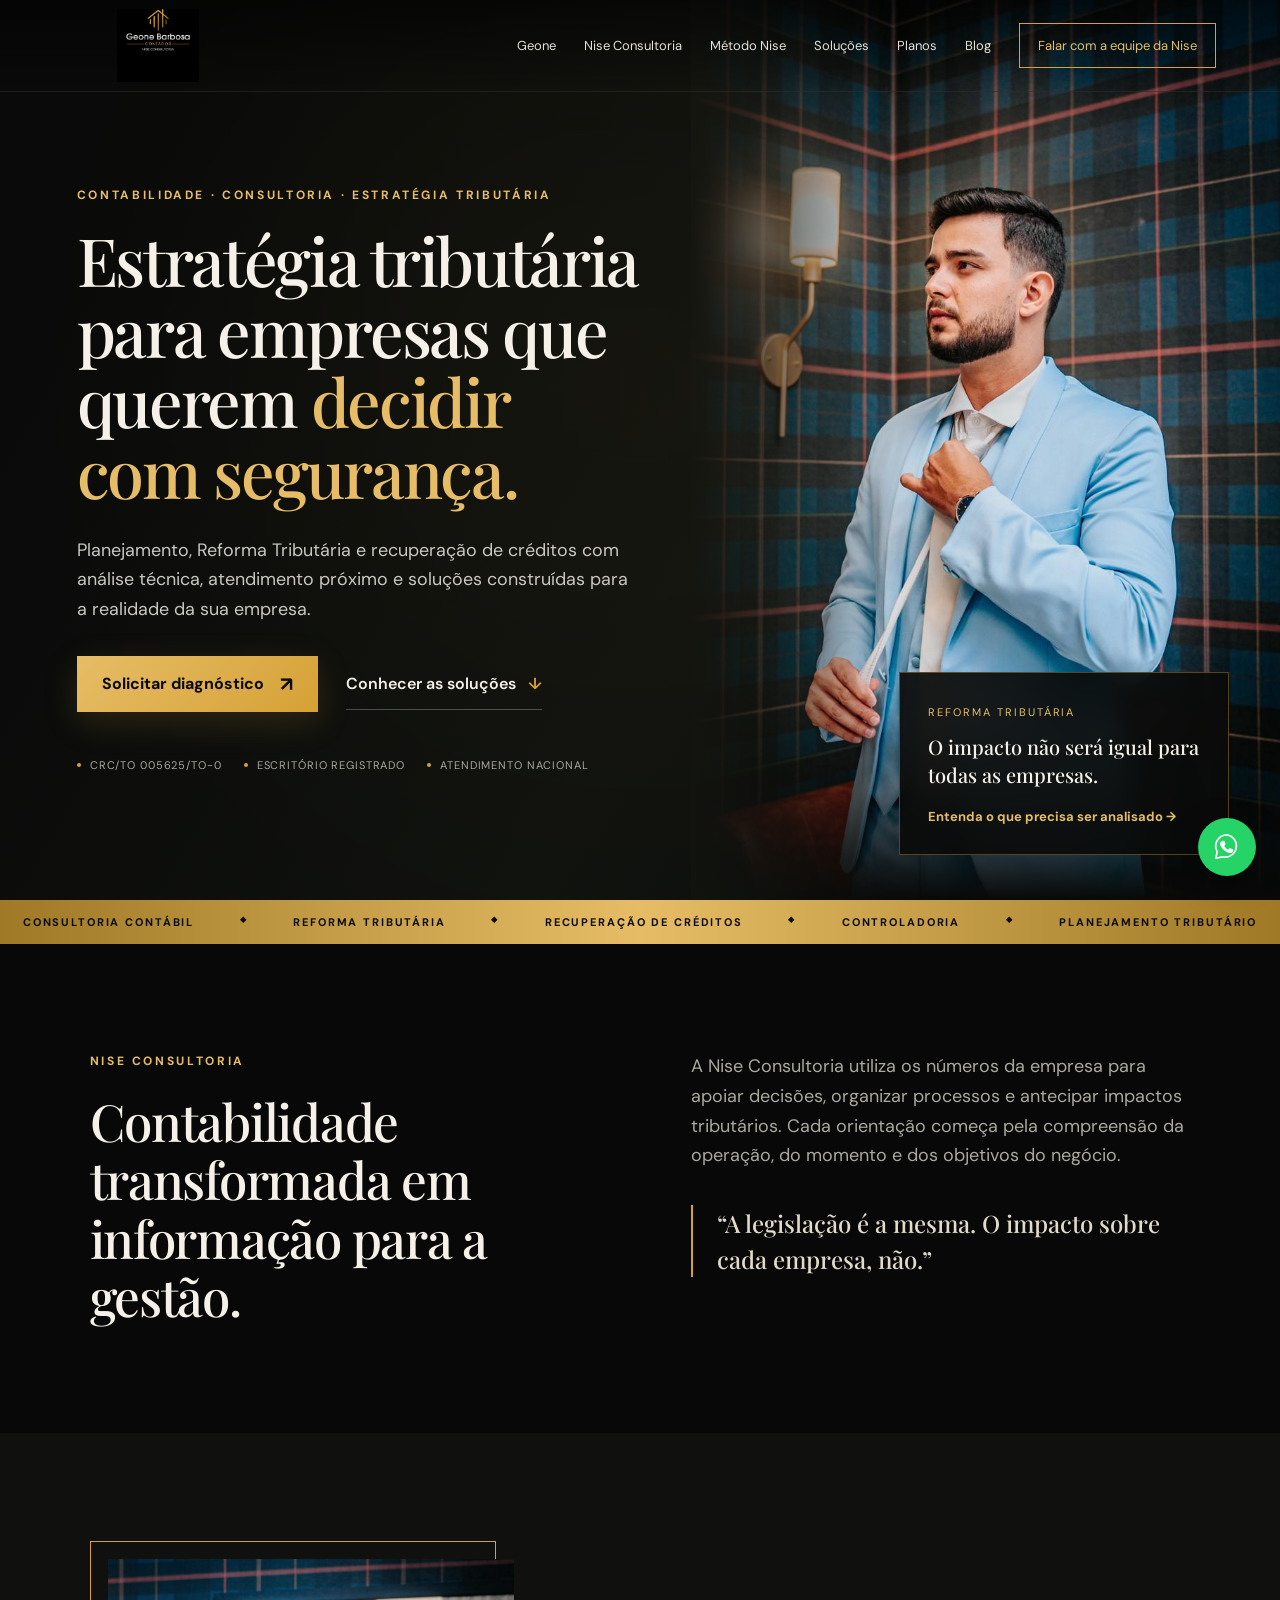
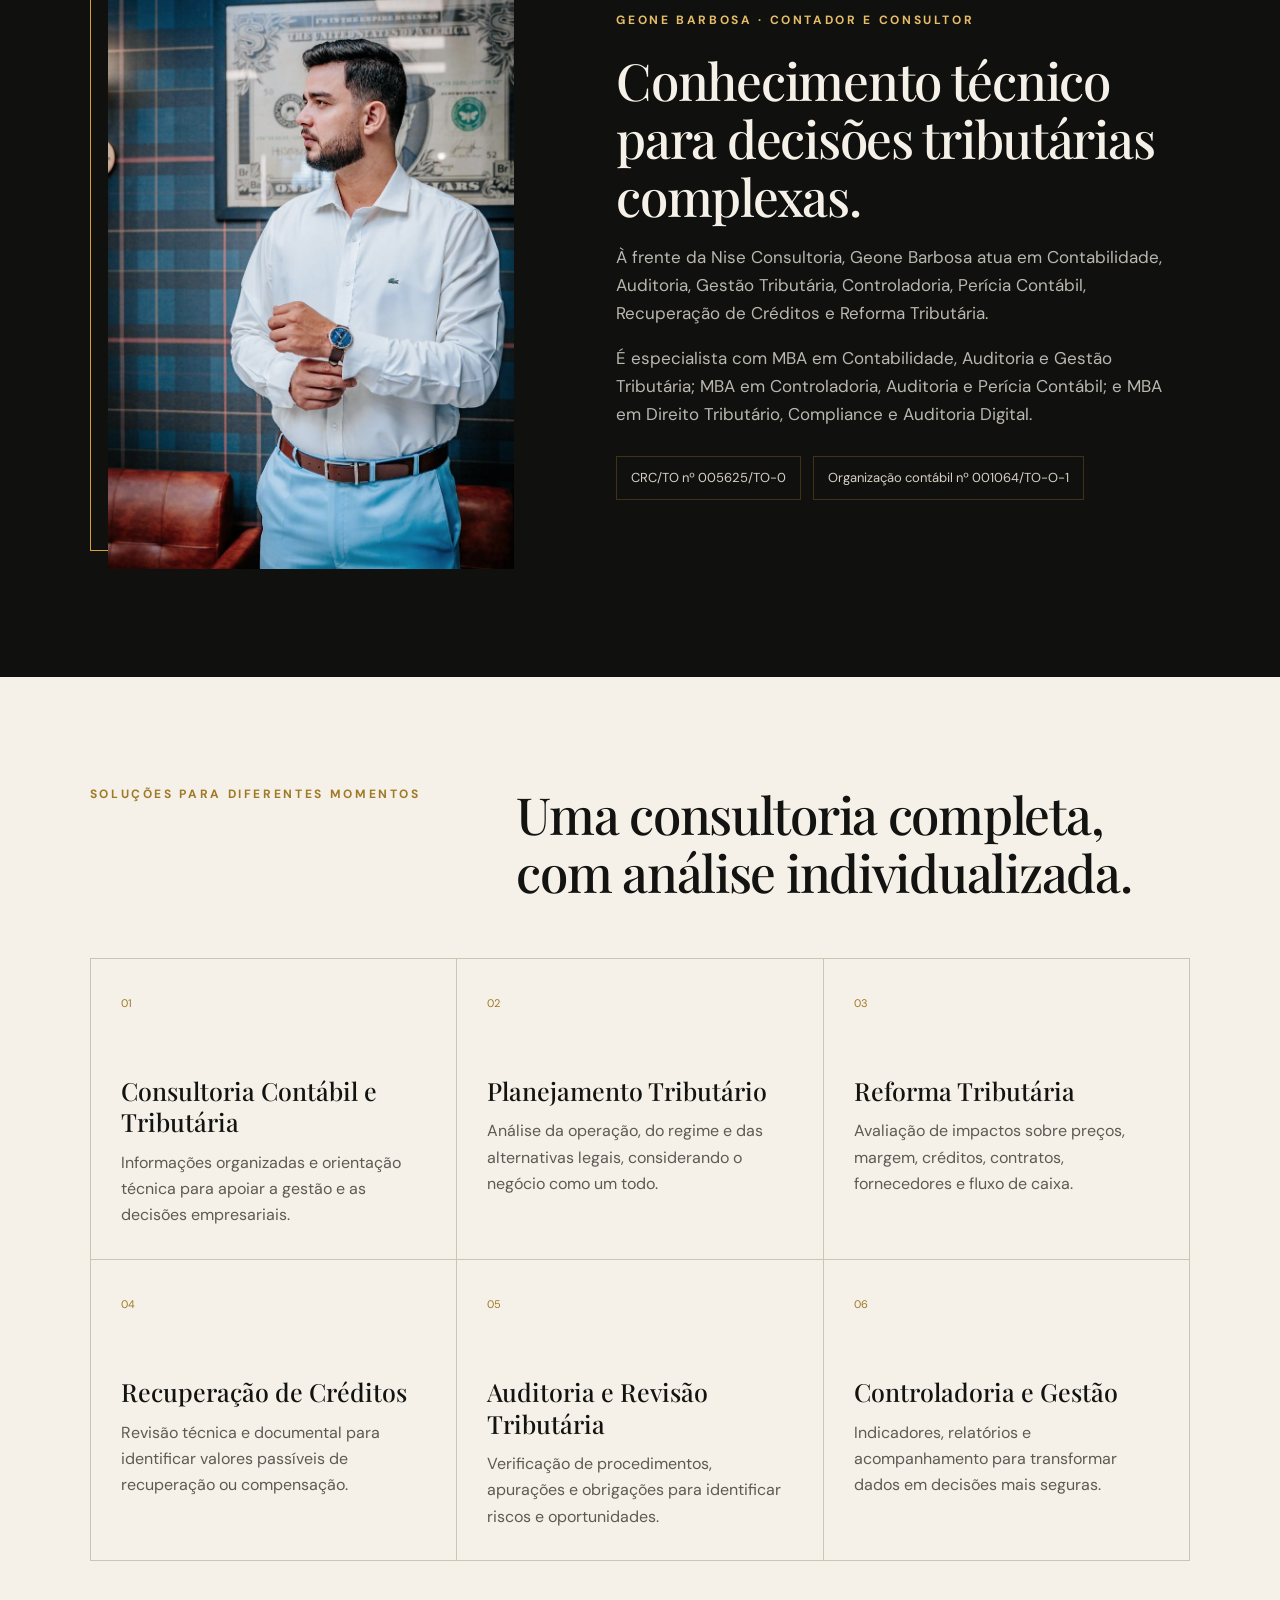
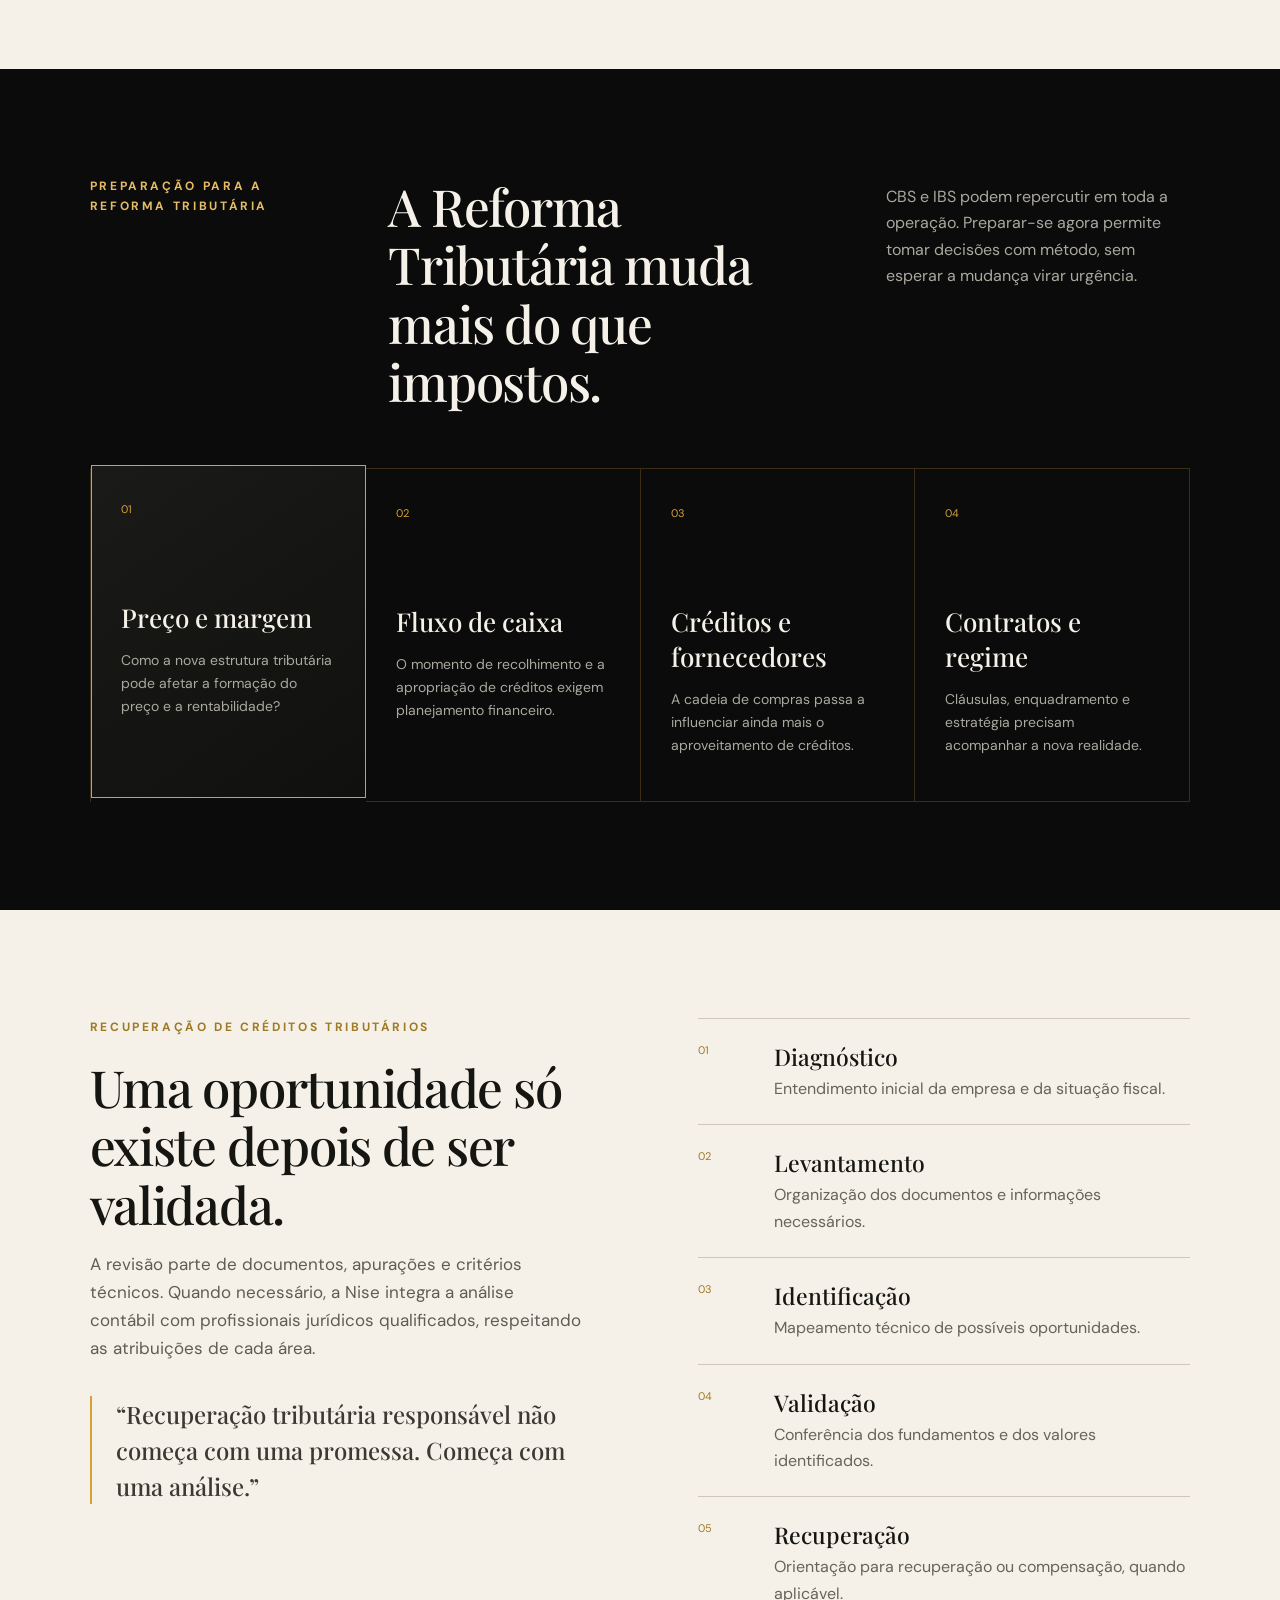
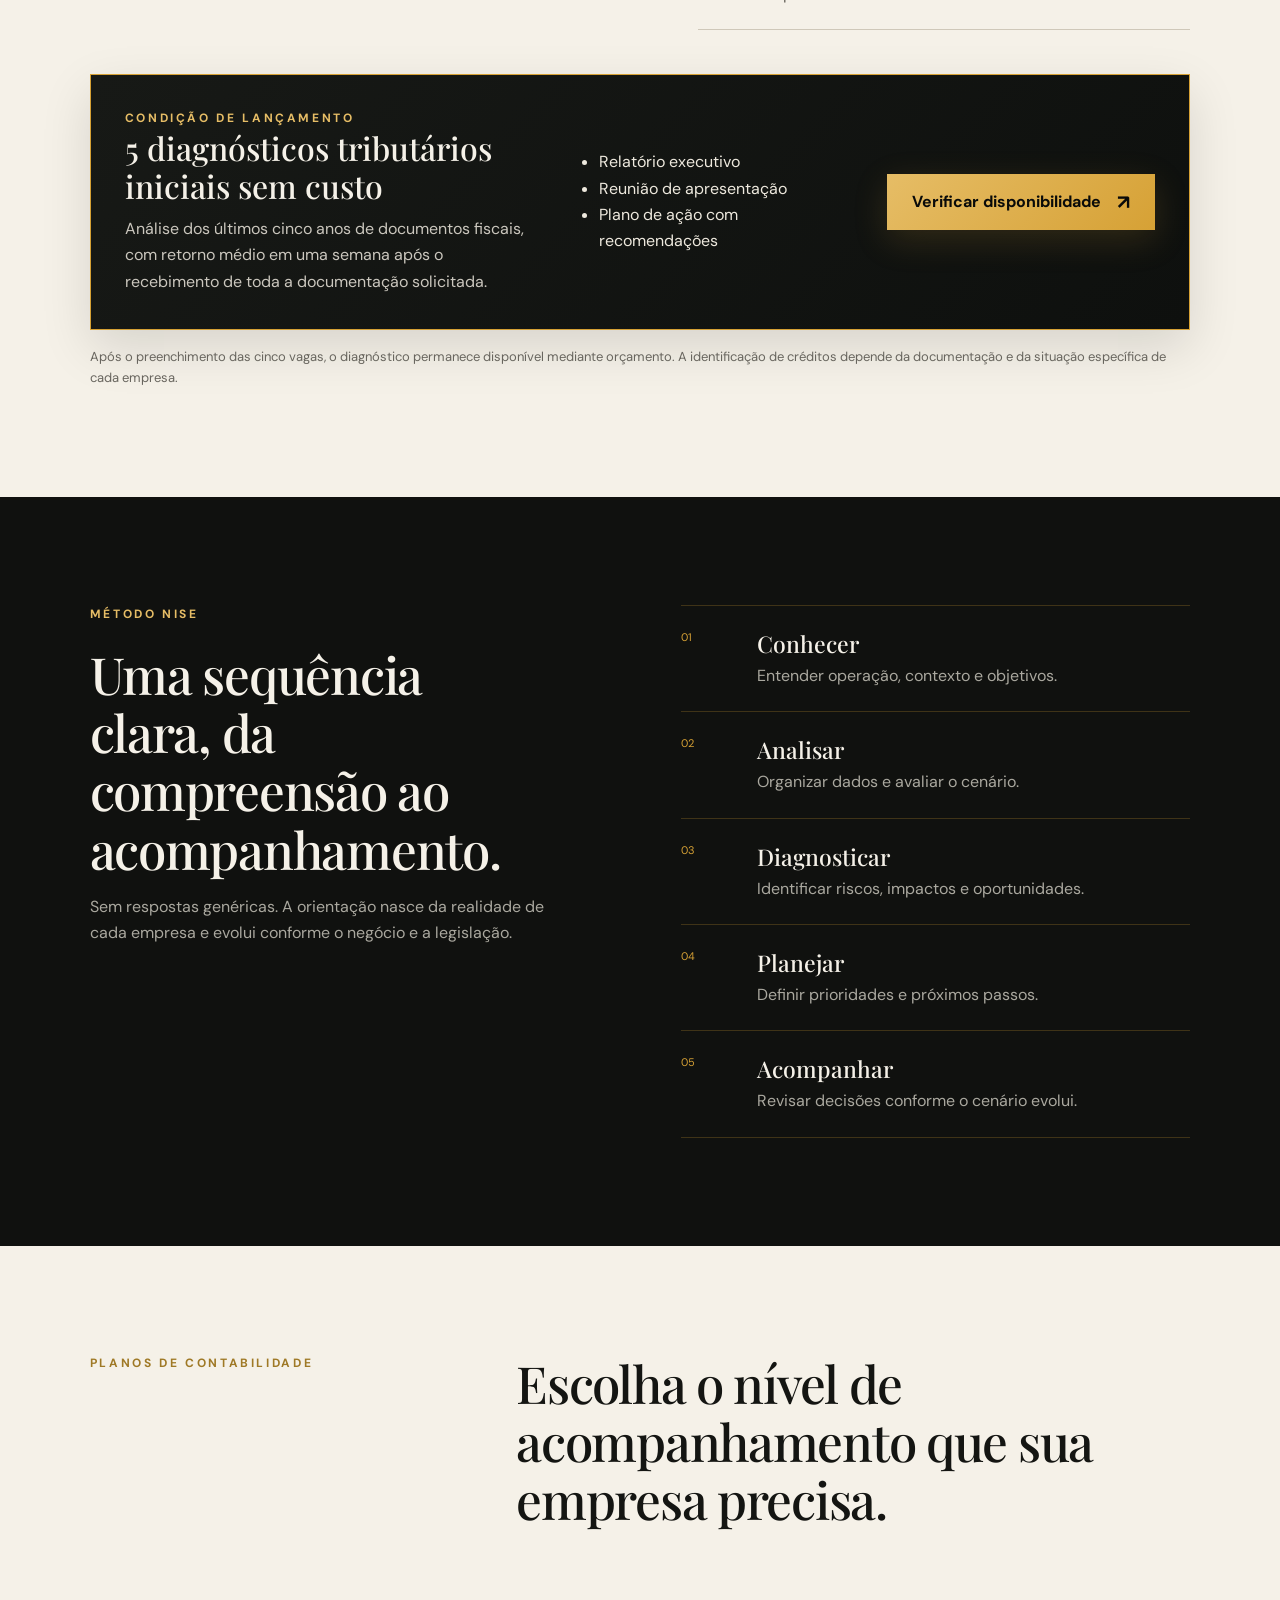
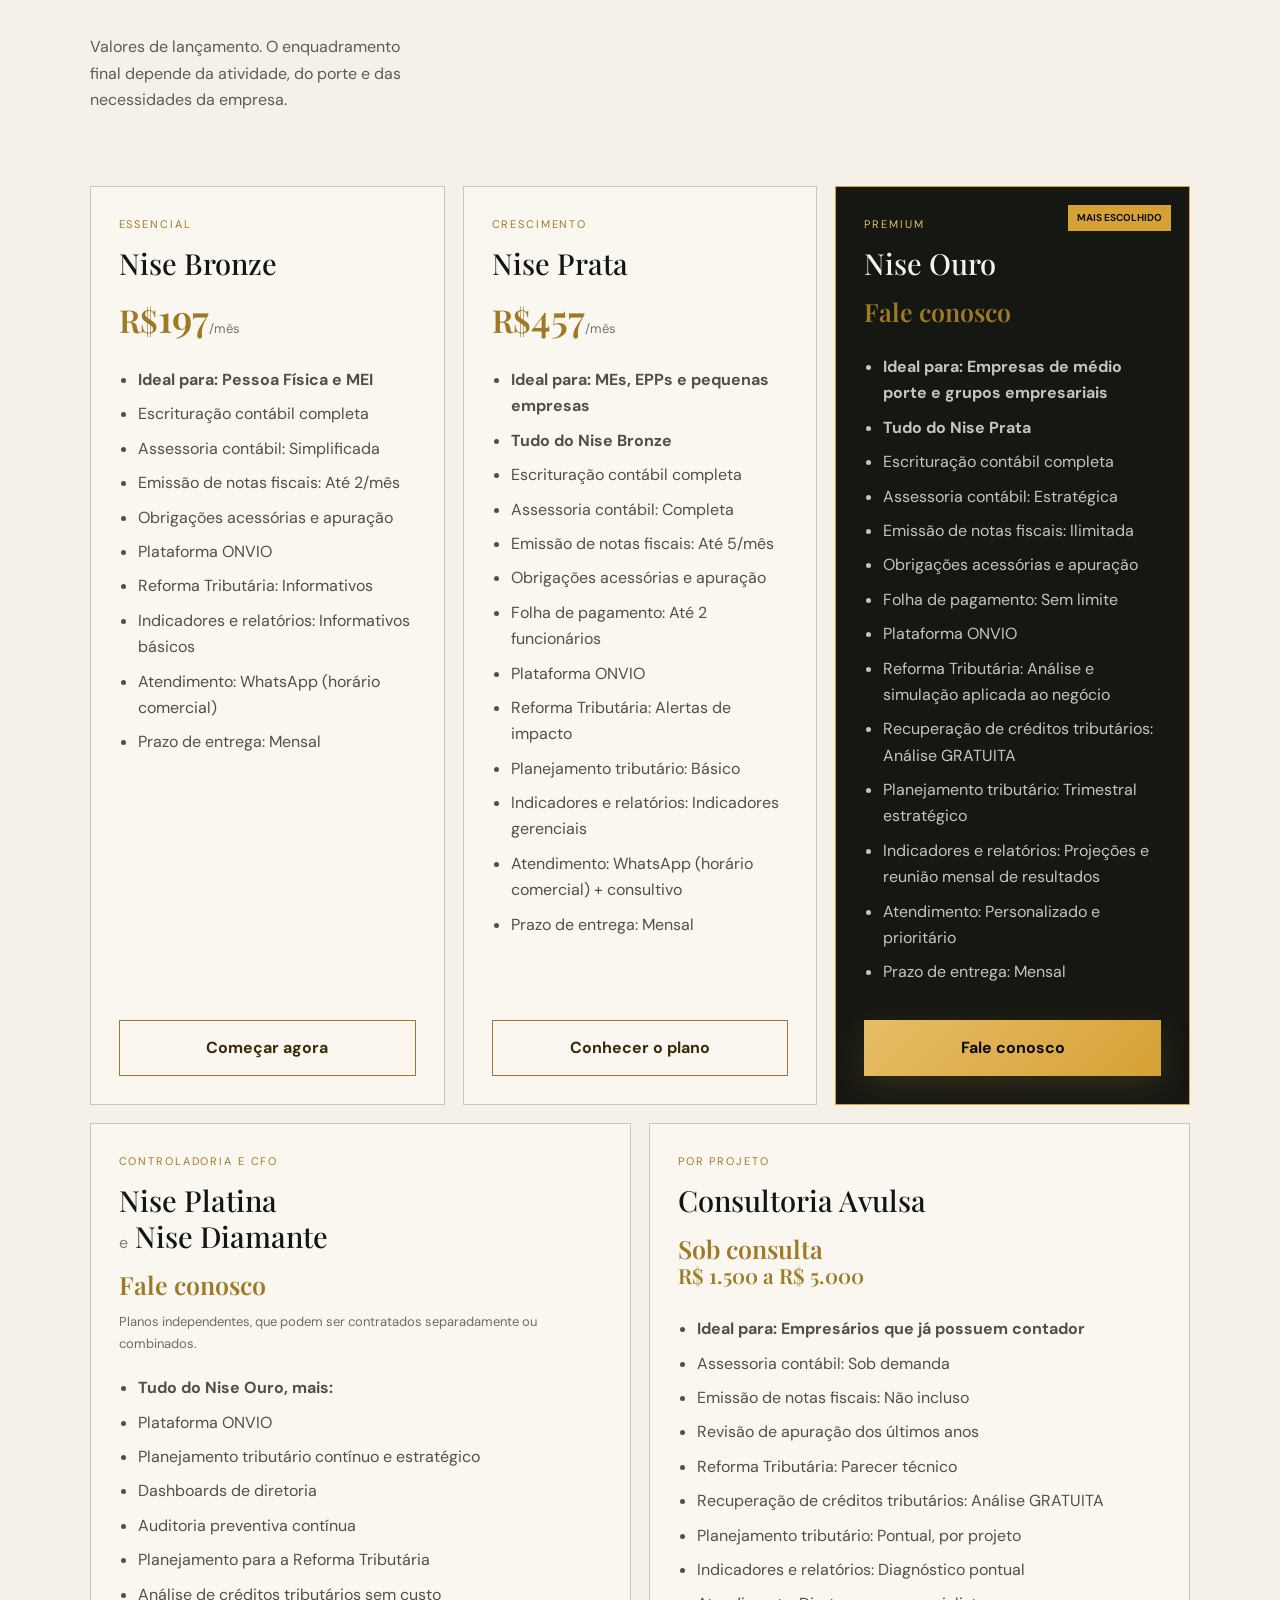
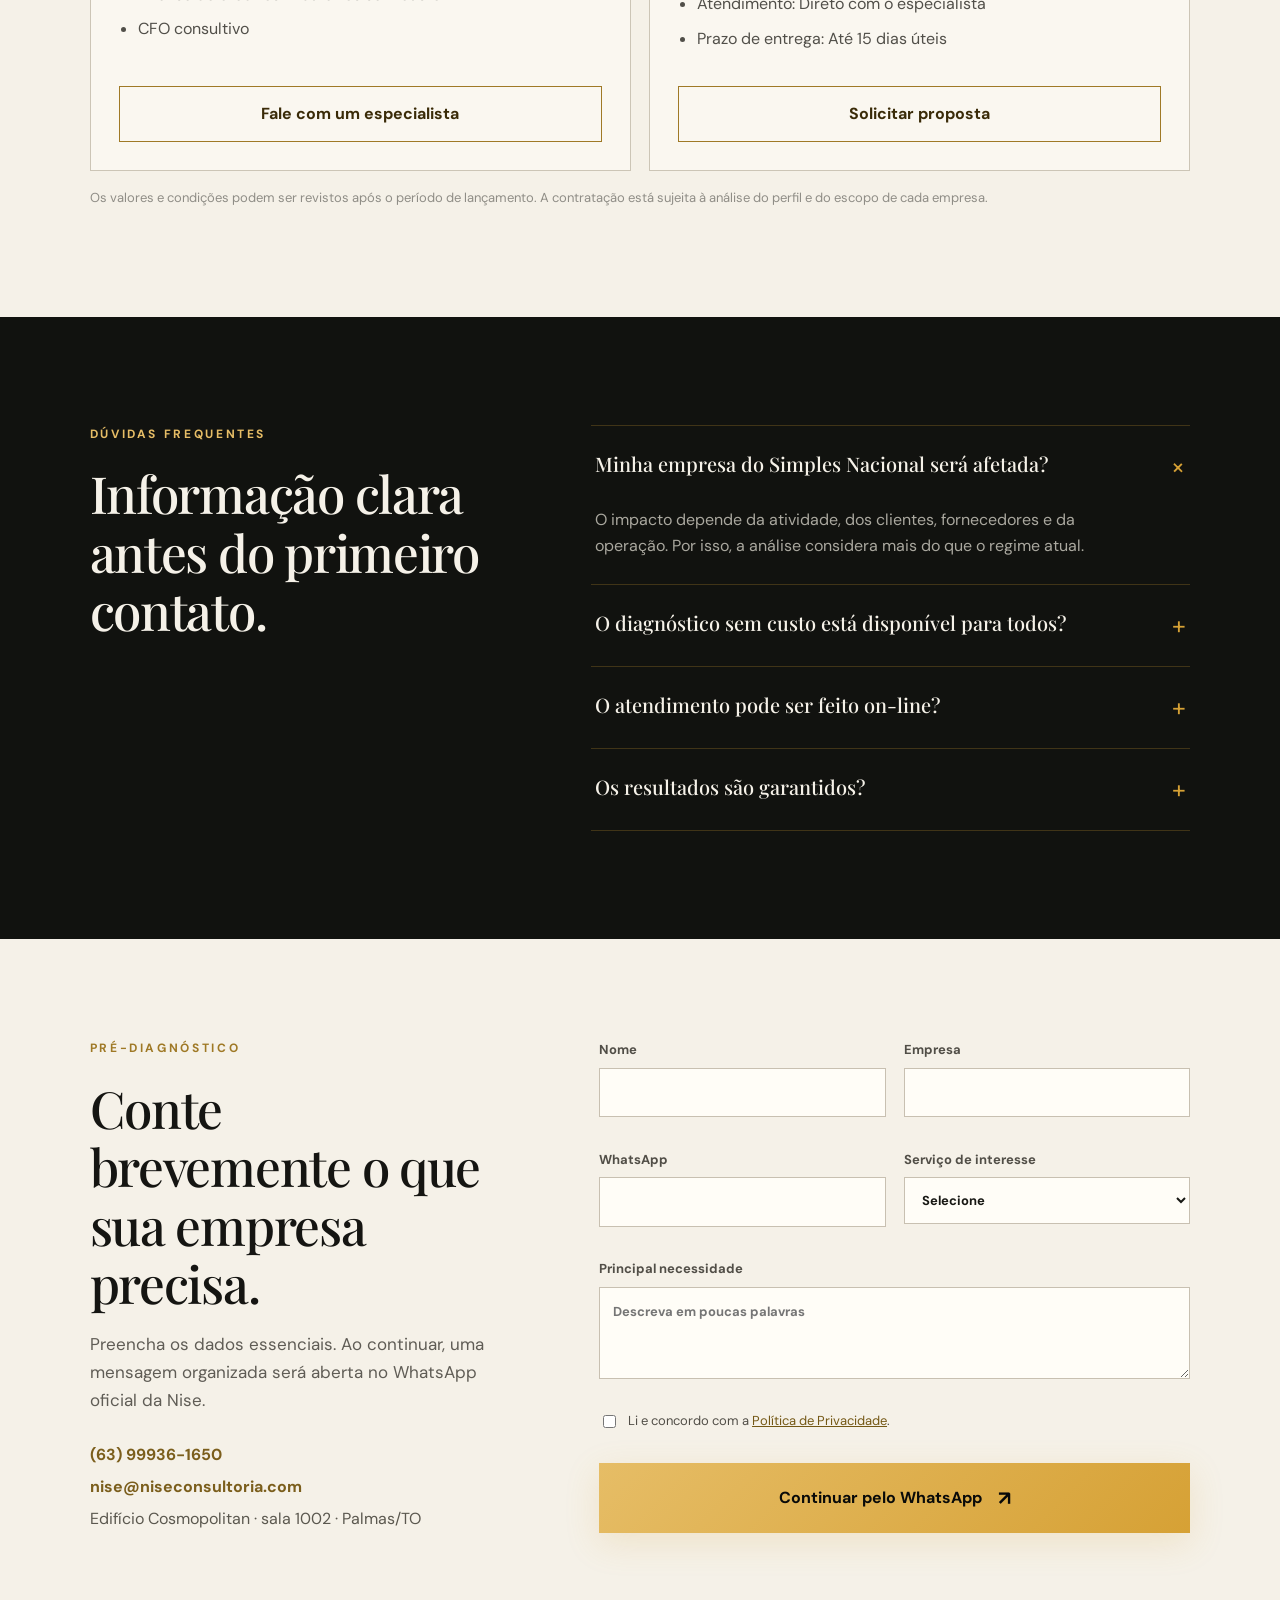
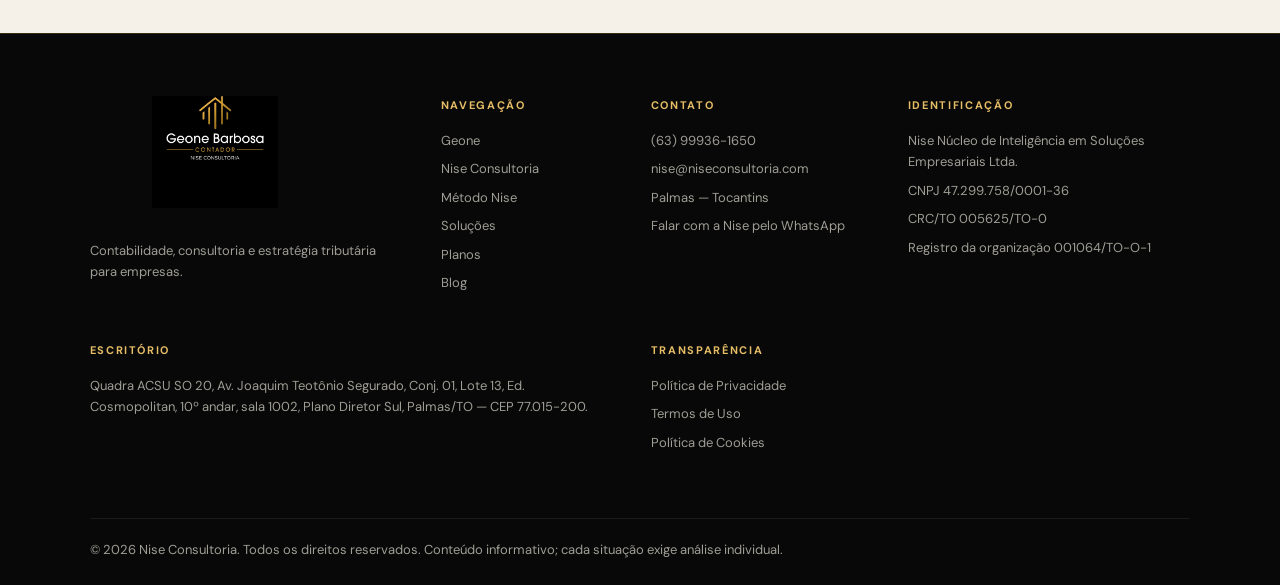
<file: index.html>
<!doctype html>
<html lang="pt-BR">
<head>
  <meta charset="utf-8">
  <meta name="viewport" content="width=device-width, initial-scale=1">
  <title>Geone Barbosa | Nise Consultoria Contábil e Tributária</title>
  <meta name="description" content="Consultoria contábil e tributária em Palmas/TO. Planejamento tributário, Reforma Tributária, recuperação de créditos, auditoria e controladoria.">
  <meta name="theme-color" content="#070807">
  <meta name="robots" content="index,follow">
  <link rel="canonical" href="https://niseconsultoria.com.br/">
  <meta property="og:type" content="website"><meta property="og:locale" content="pt_BR"><meta property="og:title" content="Geone Barbosa | Nise Consultoria"><meta property="og:description" content="Estratégia tributária para empresas que querem decidir com segurança."><meta property="og:url" content="https://niseconsultoria.com.br/">
  <link rel="preconnect" href="https://fonts.googleapis.com"><link rel="preconnect" href="https://fonts.gstatic.com" crossorigin><link href="https://fonts.googleapis.com/css2?family=DM+Sans:wght@400;500;600;700&family=Playfair+Display:wght@500;600&display=swap" rel="stylesheet">
  <link rel="stylesheet" href="styles.css">
  <style>.brand img,.footer-brand img{object-fit:contain;object-position:center}@media(max-width:760px){.footer-brand>a{display:flex;justify-content:center;width:100%}}.credits{column-gap:9vw;row-gap:36px}.credits .diagnostic-offer{grid-column:1/-1!important;margin-top:8px;background:linear-gradient(135deg,#171916,#0e100e)!important;color:#f5f1e8!important;box-shadow:0 18px 48px rgba(7,8,7,.12)}.credits .diagnostic-offer .eyebrow{color:#e6bd66!important}.credits .diagnostic-offer p{color:#cbc7be!important}.credits .diagnostic-offer ul{color:#eee9de!important}.credits .offer-note{grid-column:1/-1;color:#68655e;margin-top:-20px}@media(max-width:760px){.credits{row-gap:24px}.credits .diagnostic-offer{margin-top:0}.credits .offer-note{margin-top:-8px}}</style>
  <link rel="icon" type="image/svg+xml" href="data:image/svg+xml,%3Csvg xmlns='http://www.w3.org/2000/svg' viewBox='0 0 64 64'%3E%3Crect width='64' height='64' rx='14' fill='%23070807'/%3E%3Cpath d='M10 31 32 13l22 18M17 28v23M27 25v26M37 20v31M47 27v24' fill='none' stroke='%23D6A135' stroke-width='5' stroke-linecap='round' stroke-linejoin='round'/%3E%3C/svg%3E">
  <script type="application/ld+json">{"@context":"https://schema.org","@type":"AccountingService","name":"Nise Consultoria","legalName":"Nise Núcleo de Inteligência em Soluções Empresariais Ltda.","url":"https://niseconsultoria.com.br/","telephone":"+55 63 99936-1650","email":"nise@niseconsultoria.com","address":{"@type":"PostalAddress","streetAddress":"Quadra ACSU SO 20, Avenida Joaquim Teotônio Segurado, Conjunto 01, Lote 13, Edifício Cosmopolitan, 10º andar, sala 1002","addressLocality":"Palmas","addressRegion":"TO","postalCode":"77015-200","addressCountry":"BR"},"areaServed":"BR"}</script>
</head>
<body>
  <header class="site-header" id="inicio">
    <a class="brand" href="#inicio" aria-label="Geone Barbosa e Nise Consultoria — início"><img src="assets/logo.jpg" alt="Geone Barbosa Contador — Nise Consultoria"></a>
    <button class="menu-button" aria-expanded="false" aria-controls="main-nav" aria-label="Abrir menu"><span></span><span></span></button>
    <nav id="main-nav" aria-label="Navegação principal"><a href="#geone">Geone</a><a href="#nise">Nise Consultoria</a><a href="#metodo-nise">Método Nise</a><a href="#solucoes">Soluções</a><a href="#planos">Planos</a><a href="blog/index.html">Blog</a><a class="nav-cta whatsapp-link" href="https://wa.me/5563999361650" data-message="Olá! Vim pelo site e gostaria de falar com a Nise Consultoria.">Falar com a equipe da Nise</a></nav>
  </header>
  <main>
    <section class="hero">
      <div class="hero-glow"></div>
      <div class="hero-content"><p class="eyebrow">Contabilidade · Consultoria · Estratégia tributária</p><h1>Estratégia tributária para empresas que querem <em>decidir com segurança.</em></h1><p class="hero-lead">Planejamento, Reforma Tributária e recuperação de créditos com análise técnica, atendimento próximo e soluções construídas para a realidade da sua empresa.</p><div class="hero-actions"><a class="button button-primary whatsapp-link" href="https://wa.me/5563999361650" data-message="Olá! Vim pelo site e gostaria de solicitar um diagnóstico tributário para minha empresa.">Solicitar diagnóstico <span>↗</span></a><a class="text-link" href="#solucoes">Conhecer as soluções <span>↓</span></a></div><div class="trust-row" aria-label="Credenciais e diferenciais"><span>CRC/TO 005625/TO-0</span><span>Escritório registrado</span><span>Atendimento nacional</span></div></div>
      <div class="hero-photo" role="img" aria-label="Geone Barbosa, contador e consultor tributário"></div>
      <aside class="hero-card"><span>Reforma Tributária</span><strong>O impacto não será igual para todas as empresas.</strong><a href="#reforma">Entenda o que precisa ser analisado →</a></aside>
    </section>
    <section class="ticker" aria-label="Áreas de atuação"><div><span>CONSULTORIA CONTÁBIL</span><i>◆</i><span>REFORMA TRIBUTÁRIA</span><i>◆</i><span>RECUPERAÇÃO DE CRÉDITOS</span><i>◆</i><span>CONTROLADORIA</span><i>◆</i><span>PLANEJAMENTO TRIBUTÁRIO</span></div></section>
    <section class="section positioning" id="nise"><div><p class="eyebrow">Nise Consultoria</p><h2>Contabilidade transformada em informação para a gestão.</h2></div><div><p>A Nise Consultoria utiliza os números da empresa para apoiar decisões, organizar processos e antecipar impactos tributários. Cada orientação começa pela compreensão da operação, do momento e dos objetivos do negócio.</p><blockquote>“A legislação é a mesma. O impacto sobre cada empresa, não.”</blockquote></div></section>
    <section class="section about" id="geone"><div class="about-image"><img src="assets/geone-profile.jpg" alt="Geone Barbosa em ambiente profissional" loading="lazy"></div><div class="about-copy"><p class="eyebrow">Geone Barbosa · Contador e consultor</p><h2>Conhecimento técnico para decisões tributárias complexas.</h2><p>À frente da Nise Consultoria, Geone Barbosa atua em Contabilidade, Auditoria, Gestão Tributária, Controladoria, Perícia Contábil, Recuperação de Créditos e Reforma Tributária.</p><p>É especialista com MBA em Contabilidade, Auditoria e Gestão Tributária; MBA em Controladoria, Auditoria e Perícia Contábil; e MBA em Direito Tributário, Compliance e Auditoria Digital.</p><div class="credentials"><span>CRC/TO nº 005625/TO-0</span><span>Organização contábil nº 001064/TO-O-1</span></div></div></section>
    <section class="section solutions" id="solucoes"><div class="solutions-heading"><p class="eyebrow">Soluções para diferentes momentos</p><h2>Uma consultoria completa, com análise individualizada.</h2></div><div class="services-grid"><article><span>01</span><h3>Consultoria Contábil e Tributária</h3><p>Informações organizadas e orientação técnica para apoiar a gestão e as decisões empresariais.</p></article><article><span>02</span><h3>Planejamento Tributário</h3><p>Análise da operação, do regime e das alternativas legais, considerando o negócio como um todo.</p></article><article><span>03</span><h3>Reforma Tributária</h3><p>Avaliação de impactos sobre preços, margem, créditos, contratos, fornecedores e fluxo de caixa.</p></article><article><span>04</span><h3>Recuperação de Créditos</h3><p>Revisão técnica e documental para identificar valores passíveis de recuperação ou compensação.</p></article><article><span>05</span><h3>Auditoria e Revisão Tributária</h3><p>Verificação de procedimentos, apurações e obrigações para identificar riscos e oportunidades.</p></article><article><span>06</span><h3>Controladoria e Gestão</h3><p>Indicadores, relatórios e acompanhamento para transformar dados em decisões mais seguras.</p></article></div></section>
    <section class="section reform" id="reforma"><div class="section-intro"><p class="eyebrow">Preparação para a Reforma Tributária</p><h2>A Reforma Tributária muda mais do que impostos.</h2><p>CBS e IBS podem repercutir em toda a operação. Preparar-se agora permite tomar decisões com método, sem esperar a mudança virar urgência.</p></div><div class="risk-grid"><article class="risk-card featured"><span class="card-number">01</span><h3>Preço e margem</h3><p>Como a nova estrutura tributária pode afetar a formação do preço e a rentabilidade?</p></article><article class="risk-card"><span class="card-number">02</span><h3>Fluxo de caixa</h3><p>O momento de recolhimento e a apropriação de créditos exigem planejamento financeiro.</p></article><article class="risk-card"><span class="card-number">03</span><h3>Créditos e fornecedores</h3><p>A cadeia de compras passa a influenciar ainda mais o aproveitamento de créditos.</p></article><article class="risk-card"><span class="card-number">04</span><h3>Contratos e regime</h3><p>Cláusulas, enquadramento e estratégia precisam acompanhar a nova realidade.</p></article></div></section>
    <section class="section credits" id="creditos"><div class="credits-copy"><p class="eyebrow">Recuperação de créditos tributários</p><h2>Uma oportunidade só existe depois de ser validada.</h2><p>A revisão parte de documentos, apurações e critérios técnicos. Quando necessário, a Nise integra a análise contábil com profissionais jurídicos qualificados, respeitando as atribuições de cada área.</p><blockquote>“Recuperação tributária responsável não começa com uma promessa. Começa com uma análise.”</blockquote></div><ol class="credit-steps"><li><span>01</span><div><h3>Diagnóstico</h3><p>Entendimento inicial da empresa e da situação fiscal.</p></div></li><li><span>02</span><div><h3>Levantamento</h3><p>Organização dos documentos e informações necessários.</p></div></li><li><span>03</span><div><h3>Identificação</h3><p>Mapeamento técnico de possíveis oportunidades.</p></div></li><li><span>04</span><div><h3>Validação</h3><p>Conferência dos fundamentos e dos valores identificados.</p></div></li><li><span>05</span><div><h3>Recuperação</h3><p>Orientação para recuperação ou compensação, quando aplicável.</p></div></li></ol><div class="diagnostic-offer"><div><p class="eyebrow">Condição de lançamento</p><h3>5 diagnósticos tributários iniciais sem custo</h3><p>Análise dos últimos cinco anos de documentos fiscais, com retorno médio em uma semana após o recebimento de toda a documentação solicitada.</p></div><ul><li>Relatório executivo</li><li>Reunião de apresentação</li><li>Plano de ação com recomendações</li></ul><a class="button button-primary whatsapp-link" href="https://wa.me/5563999361650" data-message="Olá! Vim pelo site e quero verificar a disponibilidade do diagnóstico tributário sem custo para os cinco primeiros clientes.">Verificar disponibilidade <span>↗</span></a></div><p class="offer-note">Após o preenchimento das cinco vagas, o diagnóstico permanece disponível mediante orçamento. A identificação de créditos depende da documentação e da situação específica de cada empresa.</p></section>
    <section class="section method" id="metodo-nise"><div class="method-copy"><p class="eyebrow">Método Nise</p><h2>Uma sequência clara, da compreensão ao acompanhamento.</h2><p>Sem respostas genéricas. A orientação nasce da realidade de cada empresa e evolui conforme o negócio e a legislação.</p></div><ol class="method-steps"><li><span>01</span><div><h3>Conhecer</h3><p>Entender operação, contexto e objetivos.</p></div></li><li><span>02</span><div><h3>Analisar</h3><p>Organizar dados e avaliar o cenário.</p></div></li><li><span>03</span><div><h3>Diagnosticar</h3><p>Identificar riscos, impactos e oportunidades.</p></div></li><li><span>04</span><div><h3>Planejar</h3><p>Definir prioridades e próximos passos.</p></div></li><li><span>05</span><div><h3>Acompanhar</h3><p>Revisar decisões conforme o cenário evolui.</p></div></li></ol></section>
    <section class="section plans" id="planos"><div class="plans-heading"><p class="eyebrow">Planos de Contabilidade</p><h2>Escolha o nível de acompanhamento que sua empresa precisa.</h2><p>Valores de lançamento. O enquadramento final depende da atividade, do porte e das necessidades da empresa.</p></div><div class="plans-grid">
      <article class="plan-card"><span class="plan-level">Essencial</span><h3>Nise Bronze</h3><p class="price"><small>R$</small>197<span>/mês</span></p><ul><li><strong>Ideal para: Pessoa Física e MEI</strong></li><li>Escrituração contábil completa</li><li>Assessoria contábil: Simplificada</li><li>Emissão de notas fiscais: Até 2/mês</li><li>Obrigações acessórias e apuração</li><li>Plataforma ONVIO</li><li>Reforma Tributária: Informativos</li><li>Indicadores e relatórios: Informativos básicos</li><li>Atendimento: WhatsApp (horário comercial)</li><li>Prazo de entrega: Mensal</li></ul><a class="button plan-button whatsapp-link" href="https://wa.me/5563999361650" data-message="Olá! Vim pelo site e gostaria de conhecer o plano Nise Bronze.">Começar agora</a></article>
      <article class="plan-card"><span class="plan-level">Crescimento</span><h3>Nise Prata</h3><p class="price"><small>R$</small>457<span>/mês</span></p><ul><li><strong>Ideal para: MEs, EPPs e pequenas empresas</strong></li><li><strong>Tudo do Nise Bronze</strong></li><li>Escrituração contábil completa</li><li>Assessoria contábil: Completa</li><li>Emissão de notas fiscais: Até 5/mês</li><li>Obrigações acessórias e apuração</li><li>Folha de pagamento: Até 2 funcionários</li><li>Plataforma ONVIO</li><li>Reforma Tributária: Alertas de impacto</li><li>Planejamento tributário: Básico</li><li>Indicadores e relatórios: Indicadores gerenciais</li><li>Atendimento: WhatsApp (horário comercial) + consultivo</li><li>Prazo de entrega: Mensal</li></ul><a class="button plan-button whatsapp-link" href="https://wa.me/5563999361650" data-message="Olá! Vim pelo site e gostaria de conhecer o plano Nise Prata.">Conhecer o plano</a></article>
      <article class="plan-card highlighted"><span class="plan-badge">Mais escolhido</span><span class="plan-level">Premium</span><h3>Nise Ouro</h3><p class="price talk">Fale conosco</p><ul><li><strong>Ideal para: Empresas de médio porte e grupos empresariais</strong></li><li><strong>Tudo do Nise Prata</strong></li><li>Escrituração contábil completa</li><li>Assessoria contábil: Estratégica</li><li>Emissão de notas fiscais: Ilimitada</li><li>Obrigações acessórias e apuração</li><li>Folha de pagamento: Sem limite</li><li>Plataforma ONVIO</li><li>Reforma Tributária: Análise e simulação aplicada ao negócio</li><li>Recuperação de créditos tributários: Análise GRATUITA</li><li>Planejamento tributário: Trimestral estratégico</li><li>Indicadores e relatórios: Projeções e reunião mensal de resultados</li><li>Atendimento: Personalizado e prioritário</li><li>Prazo de entrega: Mensal</li></ul><a class="button button-primary whatsapp-link" href="https://wa.me/5563999361650" data-message="Olá! Vim pelo site e gostaria de solicitar uma proposta para o plano Nise Ouro.">Fale conosco</a></article>
      <article class="plan-card premium"><span class="plan-level">Controladoria e CFO</span><h3>Nise Platina<br><small>e</small> Nise Diamante</h3><p class="price talk">Fale conosco</p><p class="plan-explainer">Planos independentes, que podem ser contratados separadamente ou combinados.</p><ul><li><strong>Tudo do Nise Ouro, mais:</strong></li><li>Plataforma ONVIO</li><li>Planejamento tributário contínuo e estratégico</li><li>Dashboards de diretoria</li><li>Auditoria preventiva contínua</li><li>Planejamento para a Reforma Tributária</li><li>Análise de créditos tributários sem custo</li><li>CFO consultivo</li></ul><a class="button plan-button whatsapp-link" href="https://wa.me/5563999361650" data-message="Olá! Vim pelo site e gostaria de entender as diferenças entre os planos Nise Platina e Nise Diamante.">Fale com um especialista</a></article>
      <article class="plan-card"><span class="plan-level">Por projeto</span><h3>Consultoria Avulsa</h3><p class="price talk">Sob consulta<br><small>R$ 1.500 a R$ 5.000</small></p><ul><li><strong>Ideal para: Empresários que já possuem contador</strong></li><li>Assessoria contábil: Sob demanda</li><li>Emissão de notas fiscais: Não incluso</li><li>Revisão de apuração dos últimos anos</li><li>Reforma Tributária: Parecer técnico</li><li>Recuperação de créditos tributários: Análise GRATUITA</li><li>Planejamento tributário: Pontual, por projeto</li><li>Indicadores e relatórios: Diagnóstico pontual</li><li>Atendimento: Direto com o especialista</li><li>Prazo de entrega: Até 15 dias úteis</li></ul><a class="button plan-button whatsapp-link" href="https://wa.me/5563999361650" data-message="Olá! Vim pelo site e gostaria de solicitar uma proposta de consultoria avulsa.">Solicitar proposta</a></article>
    </div><p class="plans-note">Os valores e condições podem ser revistos após o período de lançamento. A contratação está sujeita à análise do perfil e do escopo de cada empresa.</p></section>
    <section class="section faq"><div class="faq-heading"><p class="eyebrow">Dúvidas frequentes</p><h2>Informação clara antes do primeiro contato.</h2></div><div class="accordion"><details open><summary>Minha empresa do Simples Nacional será afetada?<span>+</span></summary><p>O impacto depende da atividade, dos clientes, fornecedores e da operação. Por isso, a análise considera mais do que o regime atual.</p></details><details><summary>O diagnóstico sem custo está disponível para todos?<span>+</span></summary><p>A condição de lançamento é limitada aos cinco primeiros clientes. Depois disso, o serviço continua disponível mediante orçamento.</p></details><details><summary>O atendimento pode ser feito on-line?<span>+</span></summary><p>Sim. A Nise possui escritório em Palmas/TO e atende empresas de outras regiões do Brasil de forma on-line.</p></details><details><summary>Os resultados são garantidos?<span>+</span></summary><p>Não. Impactos e oportunidades dependem dos dados, documentos, regime tributário e realidade de cada empresa. A Nise trabalha com análise técnica individualizada.</p></details></div></section>
    <section class="lead-section" id="contato"><div class="lead-copy"><p class="eyebrow">Pré-diagnóstico</p><h2>Conte brevemente o que sua empresa precisa.</h2><p>Preencha os dados essenciais. Ao continuar, uma mensagem organizada será aberta no WhatsApp oficial da Nise.</p><div class="contact-details"><a href="tel:+5563999361650">(63) 99936-1650</a><a href="mailto:nise@niseconsultoria.com">nise@niseconsultoria.com</a><span>Edifício Cosmopolitan · sala 1002 · Palmas/TO</span></div></div><form class="lead-form" id="lead-form"><label>Nome<input type="text" name="nome" autocomplete="name" required></label><label>Empresa<input type="text" name="empresa" autocomplete="organization" required></label><label>WhatsApp<input type="tel" name="whatsapp" autocomplete="tel" required></label><label>Serviço de interesse<select name="servico" required><option value="">Selecione</option><option>Reforma Tributária</option><option>Recuperação de créditos</option><option>Planejamento tributário</option><option>Contabilidade consultiva</option><option>Auditoria e revisão</option><option>Controladoria e gestão</option><option>Plano de contabilidade</option></select></label><label class="full">Principal necessidade<textarea name="necessidade" rows="3" placeholder="Descreva em poucas palavras"></textarea></label><label class="consent full"><input type="checkbox" required><span>Li e concordo com a <a href="politica-de-privacidade.html">Política de Privacidade</a>.</span></label><button class="button button-primary full" type="submit">Continuar pelo WhatsApp <span>↗</span></button></form></section>
  </main>
  <footer><div class="footer-brand"><a href="#inicio" aria-label="Voltar ao topo do site"><img src="assets/logo.jpg" alt="Geone Barbosa Contador — Nise Consultoria"></a><p>Contabilidade, consultoria e estratégia tributária para empresas.</p></div><div><strong>Navegação</strong><a href="#geone">Geone</a><a href="#nise">Nise Consultoria</a><a href="#metodo-nise">Método Nise</a><a href="#solucoes">Soluções</a><a href="#planos">Planos</a><a href="blog/index.html">Blog</a></div><div><strong>Contato</strong><a href="tel:+5563999361650">(63) 99936-1650</a><a href="mailto:nise@niseconsultoria.com">nise@niseconsultoria.com</a><span>Palmas — Tocantins</span><a class="whatsapp-link" href="https://wa.me/5563999361650" data-message="Olá! Vim pelo site e gostaria de falar com a Nise Consultoria.">Falar com a Nise pelo WhatsApp</a></div><div><strong>Identificação</strong><span>Nise Núcleo de Inteligência em Soluções Empresariais Ltda.</span><span>CNPJ 47.299.758/0001-36</span><span>CRC/TO 005625/TO-0</span><span>Registro da organização 001064/TO-O-1</span></div><div class="footer-address"><strong>Escritório</strong><a href="https://www.google.com/maps/search/?api=1&amp;query=Edif%C3%ADcio+Cosmopolitan%2C+Avenida+Joaquim+Teot%C3%B4nio+Segurado%2C+Palmas%2C+TO%2C+77015-200" target="_blank" rel="noopener noreferrer">Quadra ACSU SO 20, Av. Joaquim Teotônio Segurado, Conj. 01, Lote 13, Ed. Cosmopolitan, 10º andar, sala 1002, Plano Diretor Sul, Palmas/TO — CEP 77.015-200.</a></div><div class="footer-legal"><strong>Transparência</strong><a href="politica-de-privacidade.html">Política de Privacidade</a><a href="termos-de-uso.html">Termos de Uso</a><a href="politica-de-cookies.html">Política de Cookies</a></div><p class="copyright">© 2026 Nise Consultoria. Todos os direitos reservados. Conteúdo informativo; cada situação exige análise individual.</p></footer>
  <a class="floating-whatsapp whatsapp-link" href="https://wa.me/5563999361650" aria-label="Conversar pelo WhatsApp" data-message="Olá! Vim pelo site e gostaria de uma análise para minha empresa."><svg viewBox="0 0 32 32"><path d="M16 3a12 12 0 0 0-10.4 18L4 28l7.2-1.5A12 12 0 1 0 16 3Z"/><path d="M11 10c.3-.6.6-.6 1-.6h.7c.2 0 .5.1.6.5l1.1 2.7c.1.3 0 .6-.2.8l-.9 1.1c-.2.2-.1.5 0 .7.8 1.5 2 2.7 3.5 3.5.3.2.5.2.7-.1l1-1.2c.2-.3.5-.3.8-.2l2.8 1.3c.3.1.5.3.5.6 0 .4-.2 2-1.4 2.8-.8.6-1.9.8-3.1.4-1.5-.5-3.6-1.4-5.8-3.4-1.8-1.7-3.1-3.8-3.5-5.3-.4-1.2 0-2.6.5-3.3l.7-.3Z"/></svg></a>
  <script src="script.js"></script>
</body>
</html>
</file>
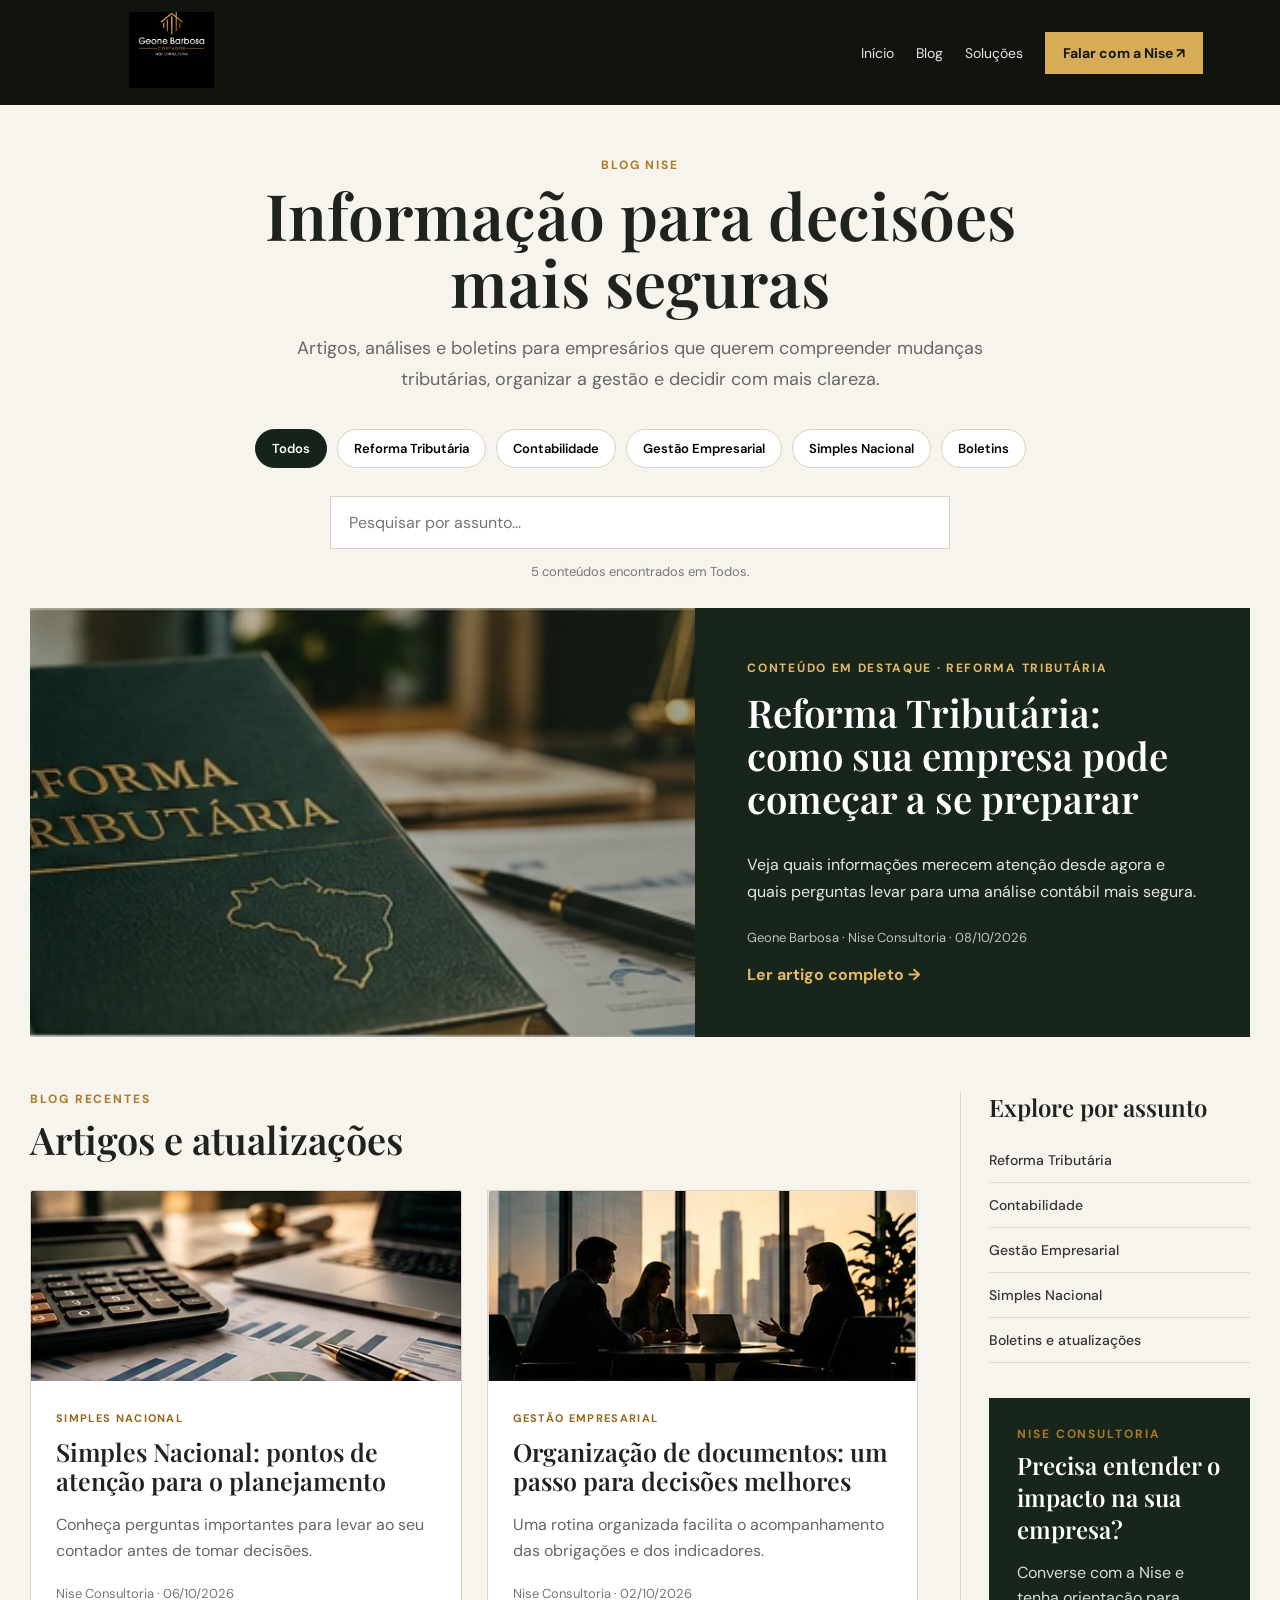
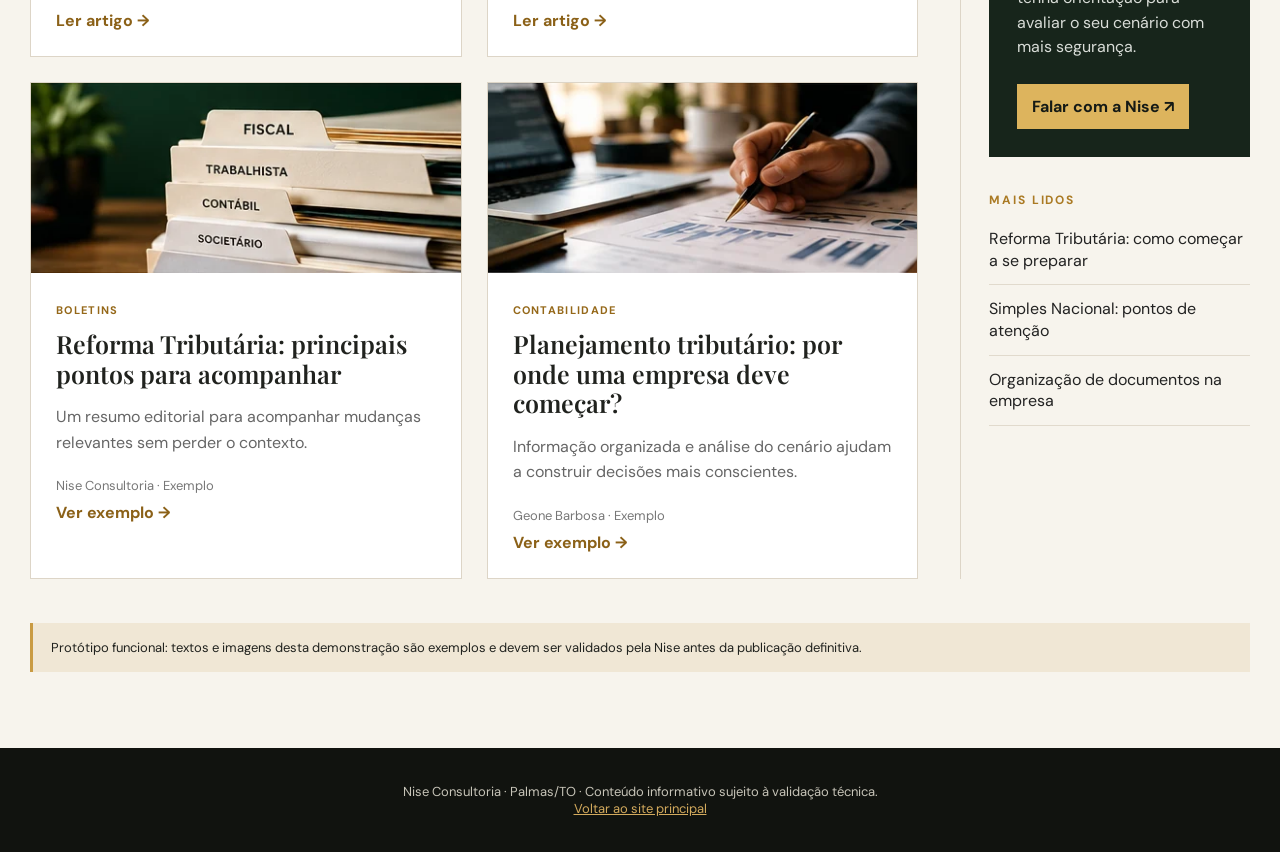
<file: blog/index.html>
<!doctype html><html lang="pt-BR"><head><meta charset="utf-8"><meta name="viewport" content="width=device-width, initial-scale=1"><title>Blog | Nise Consultoria</title><meta name="description" content="Artigos, boletins e análises da Nise Consultoria sobre Reforma Tributária, contabilidade e gestão empresarial."><link rel="canonical" href="https://niseconsultoria.com.br/blog/"><link rel="preconnect" href="https://fonts.googleapis.com"><link rel="preconnect" href="https://fonts.gstatic.com" crossorigin><link href="https://fonts.googleapis.com/css2?family=DM+Sans:wght@400;500;600;700&family=Playfair+Display:wght@500;600&display=swap" rel="stylesheet"><link rel="stylesheet" href="../blog.css"><style>
.editorial{max-width:1220px;margin:auto;padding:52px 28px 76px}.intro{text-align:center;max-width:760px;margin:0 auto 34px}.intro h1{font:600 clamp(38px,5vw,64px)/1.05 'Playfair Display',serif;margin:8px 0 14px}.intro p{font-size:18px;color:#666;line-height:1.7}.filters{display:flex;gap:10px;justify-content:center;flex-wrap:wrap;margin:25px 0 28px}.filter{border:1px solid #d8d0c1;background:#fff;padding:10px 16px;border-radius:99px;font:600 13px 'DM Sans';cursor:pointer}.filter.active{background:#15231a;color:#fff;border-color:#15231a}.searchrow{display:flex;justify-content:center;margin-bottom:38px}.searchrow input{width:min(620px,100%);padding:15px 18px;border:1px solid #d9d0c1;font:16px 'DM Sans';background:#fff}.featured{display:grid;grid-template-columns:1.2fr 1fr;background:#17251b;color:#fff;min-height:390px;margin-bottom:54px}.featured-visual{position:relative;overflow:hidden;background:linear-gradient(135deg,#1b2d20,#52634e)}.featured-visual img{width:100%;height:100%;object-fit:cover;opacity:.75}.featured-visual:after{content:"";position:absolute;inset:0;background:linear-gradient(90deg,transparent,rgba(23,37,27,.28))}.featured-copy{padding:52px;display:flex;flex-direction:column;justify-content:center}.featured-copy .tag{color:#e3bb67;text-transform:uppercase;letter-spacing:.14em;font-size:12px;font-weight:700}.featured-copy h2{font:600 clamp(30px,3vw,45px)/1.12 'Playfair Display',serif;margin:15px 0}.featured-copy p{color:#e7e7df;line-height:1.7}.featured-copy a{color:#e4ba62;font-weight:700;margin-top:18px;text-decoration:none}.content-layout{display:grid;grid-template-columns:minmax(0,1fr) 290px;gap:42px}.cards{display:grid;grid-template-columns:repeat(2,minmax(0,1fr));gap:25px}.ecard{border:1px solid #ddd5c7;background:#fff;overflow:hidden}.ecard .pic{height:190px;background:#24382a;overflow:hidden}.ecard .pic img{width:100%;height:100%;object-fit:cover}.ecard .body{padding:25px}.ecard .tag{font-size:11px;letter-spacing:.12em;text-transform:uppercase;color:#956819;font-weight:700}.ecard h3{font:600 25px/1.18 'Playfair Display',serif;margin:10px 0 12px}.ecard p{color:#666;line-height:1.6}.ecard .meta{font-size:13px;color:#777;margin-top:22px}.ecard a{display:inline-block;margin-top:8px;color:#8b6118;font-weight:700;text-decoration:none}.sidebar{border-left:1px solid #ddd5c7;padding-left:28px}.sidebar h3{font:600 24px 'Playfair Display',serif;margin:0 0 15px}.catlist{display:grid;gap:0;margin-bottom:35px}.catlist button{background:none;border:0;border-bottom:1px solid #e1dacd;padding:13px 0;text-align:left;font:500 14px 'DM Sans';cursor:pointer;color:#333}.cta{background:#17251b;color:#fff;padding:28px}.cta h3{color:#fff}.cta p{color:#d9ddd8;line-height:1.55}.cta a{display:inline-block;background:#ddb45d;color:#151a15;text-decoration:none;padding:12px 15px;font-weight:700;margin-top:8px}.smalltitle{font-size:12px;text-transform:uppercase;letter-spacing:.16em;color:#aa7a24;font-weight:700;margin-bottom:7px}.recent{margin-top:35px}.recent a{display:block;color:#222;text-decoration:none;padding:13px 0;border-bottom:1px solid #e1dacd;line-height:1.35}.empty{padding:30px;border:1px solid #ddd5c7;background:#fff}.demo{margin-top:44px;padding:16px 18px;border-left:3px solid #c99b43;background:#f0e7d5;font-size:13px}.is-hidden{display:none!important}.search-status{text-align:center;font-size:13px;color:#777;margin:-24px 0 28px}@media(max-width:850px){.featured{grid-template-columns:1fr}.featured-visual{height:260px}.featured-copy{padding:32px}.content-layout{grid-template-columns:1fr}.sidebar{border-left:0;border-top:1px solid #ddd5c7;padding:28px 0 0}.cards{grid-template-columns:1fr}}@media(max-width:600px){.editorial{padding:36px 18px 60px}.blog-nav{padding-left:18px;padding-right:18px}.blog-nav-links a:not(.gold-btn){display:none}.featured-visual{height:210px}}
</style></head><body class="blog-body"><header class="blog-nav"><a href="../index.html"><img src="../assets/logo.jpg" alt="Nise Consultoria e Geone Barbosa"></a><nav class="blog-nav-links" aria-label="Navegação"><a href="../index.html">Início</a><a href="index.html">Blog</a><a href="../index.html#solucoes">Soluções</a><a class="gold-btn" href="https://wa.me/5563999361650?text=Ol%C3%A1%21%20Vim%20pela%20%C3%A1rea%20de%20conte%C3%BAdos%20e%20gostaria%20de%20falar%20com%20a%20Nise%20Consultoria.">Falar com a Nise ↗</a></nav></header>
<main class="editorial"><section class="intro"><div class="smalltitle">Blog Nise</div><h1>Informação para decisões mais seguras</h1><p>Artigos, análises e boletins para empresários que querem compreender mudanças tributárias, organizar a gestão e decidir com mais clareza.</p></section>
<div class="filters" aria-label="Filtrar conteúdos"><button class="filter active" data-filter="todos">Todos</button><button class="filter" data-filter="reforma">Reforma Tributária</button><button class="filter" data-filter="contabilidade">Contabilidade</button><button class="filter" data-filter="gestao">Gestão Empresarial</button><button class="filter" data-filter="simples">Simples Nacional</button><button class="filter" data-filter="boletins">Boletins</button></div><div class="searchrow"><input id="search" type="search" placeholder="Pesquisar por assunto..." aria-label="Pesquisar por assunto"></div><div id="search-status" class="search-status" aria-live="polite">Mostrando todos os conteúdos.</div>
<section class="featured" data-cat="reforma" data-search="reforma tributária pequenas empresas 2027 preparação"><div class="featured-visual"><img src="../assets/blog/reforma-tributaria-empresas.webp" alt="Documentos e planejamento sobre Reforma Tributária para empresas"></div><div class="featured-copy"><span class="tag">Conteúdo em destaque · Reforma Tributária</span><h2>Reforma Tributária: como sua empresa pode começar a se preparar</h2><p>Veja quais informações merecem atenção desde agora e quais perguntas levar para uma análise contábil mais segura.</p><div style="font-size:13px;color:#bdc5bc;margin-top:8px">Geone Barbosa · Nise Consultoria · 08/10/2026</div><a href="reforma-tributaria-preparacao-empresas/index.html">Ler artigo completo →</a></div></section>
<div class="content-layout"><section><div class="smalltitle">Blog recentes</div><h2 style="font:600 38px 'Playfair Display',serif;margin:0 0 25px">Artigos e atualizações</h2><div class="cards" id="cards"><article class="ecard" data-cat="simples contabilidade" data-search="simples nacional reforma tributária pontos atenção planejamento"><div class="pic"><img src="../assets/blog/contabilidade-simples-nacional.webp" alt="Calculadora e relatórios para análise contábil e planejamento empresarial"></div><div class="body"><span class="tag">Simples Nacional</span><h3>Simples Nacional: pontos de atenção para o planejamento</h3><p>Conheça perguntas importantes para levar ao seu contador antes de tomar decisões.</p><div class="meta">Nise Consultoria · 06/10/2026</div><a href="simples-nacional-pontos-atencao/index.html">Ler artigo →</a></div></article><article class="ecard" data-cat="gestao" data-search="organização documentos empresa gestão empresarial decisões"><div class="pic"><img src="../assets/blog/gestao-empresarial-decisoes.webp" alt="Reunião empresarial para organização e tomada de decisões"></div><div class="body"><span class="tag">Gestão Empresarial</span><h3>Organização de documentos: um passo para decisões melhores</h3><p>Uma rotina organizada facilita o acompanhamento das obrigações e dos indicadores.</p><div class="meta">Nise Consultoria · 02/10/2026</div><a href="gestao-documentos-empresa/index.html">Ler artigo →</a></div></article><article class="ecard" data-cat="reforma boletins" data-search="reforma tributária principais atualizações semana boletim"><div class="pic"><img src="../assets/blog/boletim-obrigacoes.webp" alt="Pastas organizadas por áreas fiscal, trabalhista, contábil e societária"></div><div class="body"><span class="tag">Boletins</span><h3>Reforma Tributária: principais pontos para acompanhar</h3><p>Um resumo editorial para acompanhar mudanças relevantes sem perder o contexto.</p><div class="meta">Nise Consultoria · Exemplo</div><a href="reforma-tributaria-preparacao-empresas/index.html">Ver exemplo →</a></div></article><article class="ecard" data-cat="contabilidade gestao" data-search="planejamento tributário empresa começar contabilidade"><div class="pic"><img src="../assets/blog/planejamento-tributario.webp" alt="Profissional analisando relatórios para planejamento tributário empresarial"></div><div class="body"><span class="tag">Contabilidade</span><h3>Planejamento tributário: por onde uma empresa deve começar?</h3><p>Informação organizada e análise do cenário ajudam a construir decisões mais conscientes.</p><div class="meta">Geone Barbosa · Exemplo</div><a href="gestao-documentos-empresa/index.html">Ver exemplo →</a></div></article></div><p id="empty" class="empty" hidden>Nenhum conteúdo encontrado para essa busca.</p></section>
<aside class="sidebar"><h3>Explore por assunto</h3><div class="catlist"><button data-side="reforma">Reforma Tributária</button><button data-side="contabilidade">Contabilidade</button><button data-side="gestao">Gestão Empresarial</button><button data-side="simples">Simples Nacional</button><button data-side="boletins">Boletins e atualizações</button></div><div class="cta"><div class="smalltitle">Nise Consultoria</div><h3>Precisa entender o impacto na sua empresa?</h3><p>Converse com a Nise e tenha orientação para avaliar o seu cenário com mais segurança.</p><a href="https://wa.me/5563999361650?text=Ol%C3%A1%21%20Vim%20pela%20%C3%A1rea%20de%20conte%C3%BAdos%20e%20gostaria%20de%20falar%20com%20a%20Nise%20Consultoria.">Falar com a Nise ↗</a></div><div class="recent"><div class="smalltitle">Mais lidos</div><a href="reforma-tributaria-preparacao-empresas/index.html">Reforma Tributária: como começar a se preparar</a><a href="simples-nacional-pontos-atencao/index.html">Simples Nacional: pontos de atenção</a><a href="gestao-documentos-empresa/index.html">Organização de documentos na empresa</a></div></aside></div><div class="demo">Protótipo funcional: textos e imagens desta demonstração são exemplos e devem ser validados pela Nise antes da publicação definitiva.</div></main>
<footer class="blog-footer">Nise Consultoria · Palmas/TO · Conteúdo informativo sujeito à validação técnica.<br><a style="color:#d3aa5d" href="../index.html">Voltar ao site principal</a></footer><script>(()=>{
const search=document.querySelector('#search');
const filters=[...document.querySelectorAll('.filter')];
const side=[...document.querySelectorAll('[data-side]')];
const items=[...document.querySelectorAll('[data-cat]')];
const cards=[...document.querySelectorAll('.ecard')];
const empty=document.querySelector('#empty');
const status=document.querySelector('#search-status');
let cat='todos';
const norm=v=>(v||'').normalize('NFD').replace(/[\u0300-\u036f]/g,'').toLowerCase().trim();
function apply(){
 const q=norm(search.value); let cardVisible=0,totalVisible=0;
 items.forEach(el=>{
   const cats=(el.dataset.cat||'').split(/\s+/);
   const hay=norm((el.dataset.search||'')+' '+el.textContent);
   const okCat=cat==='todos'||cats.includes(cat);
   const okQ=!q||hay.includes(q);
   const show=okCat&&okQ;
   el.classList.toggle('is-hidden',!show);
   if(show){totalVisible++; if(el.classList.contains('ecard'))cardVisible++;}
 });
 empty.hidden=totalVisible>0;
 const label=filters.find(b=>b.dataset.filter===cat)?.textContent||'Todos';
 status.textContent=(q?`Busca: “${search.value.trim()}” · `:'')+`${totalVisible} conteúdo${totalVisible===1?'':'s'} encontrado${totalVisible===1?'':'s'} em ${label}.`;
}
function choose(next){
 cat=next; filters.forEach(b=>b.classList.toggle('active',b.dataset.filter===cat)); apply();
}
filters.forEach(b=>b.addEventListener('click',()=>choose(b.dataset.filter)));
side.forEach(b=>b.addEventListener('click',()=>{choose(b.dataset.side);document.querySelector('.content-layout').scrollIntoView({behavior:'smooth',block:'start'});}));
search.addEventListener('input',apply);
search.addEventListener('search',apply);
apply();
})();</script></body></html>
</file>
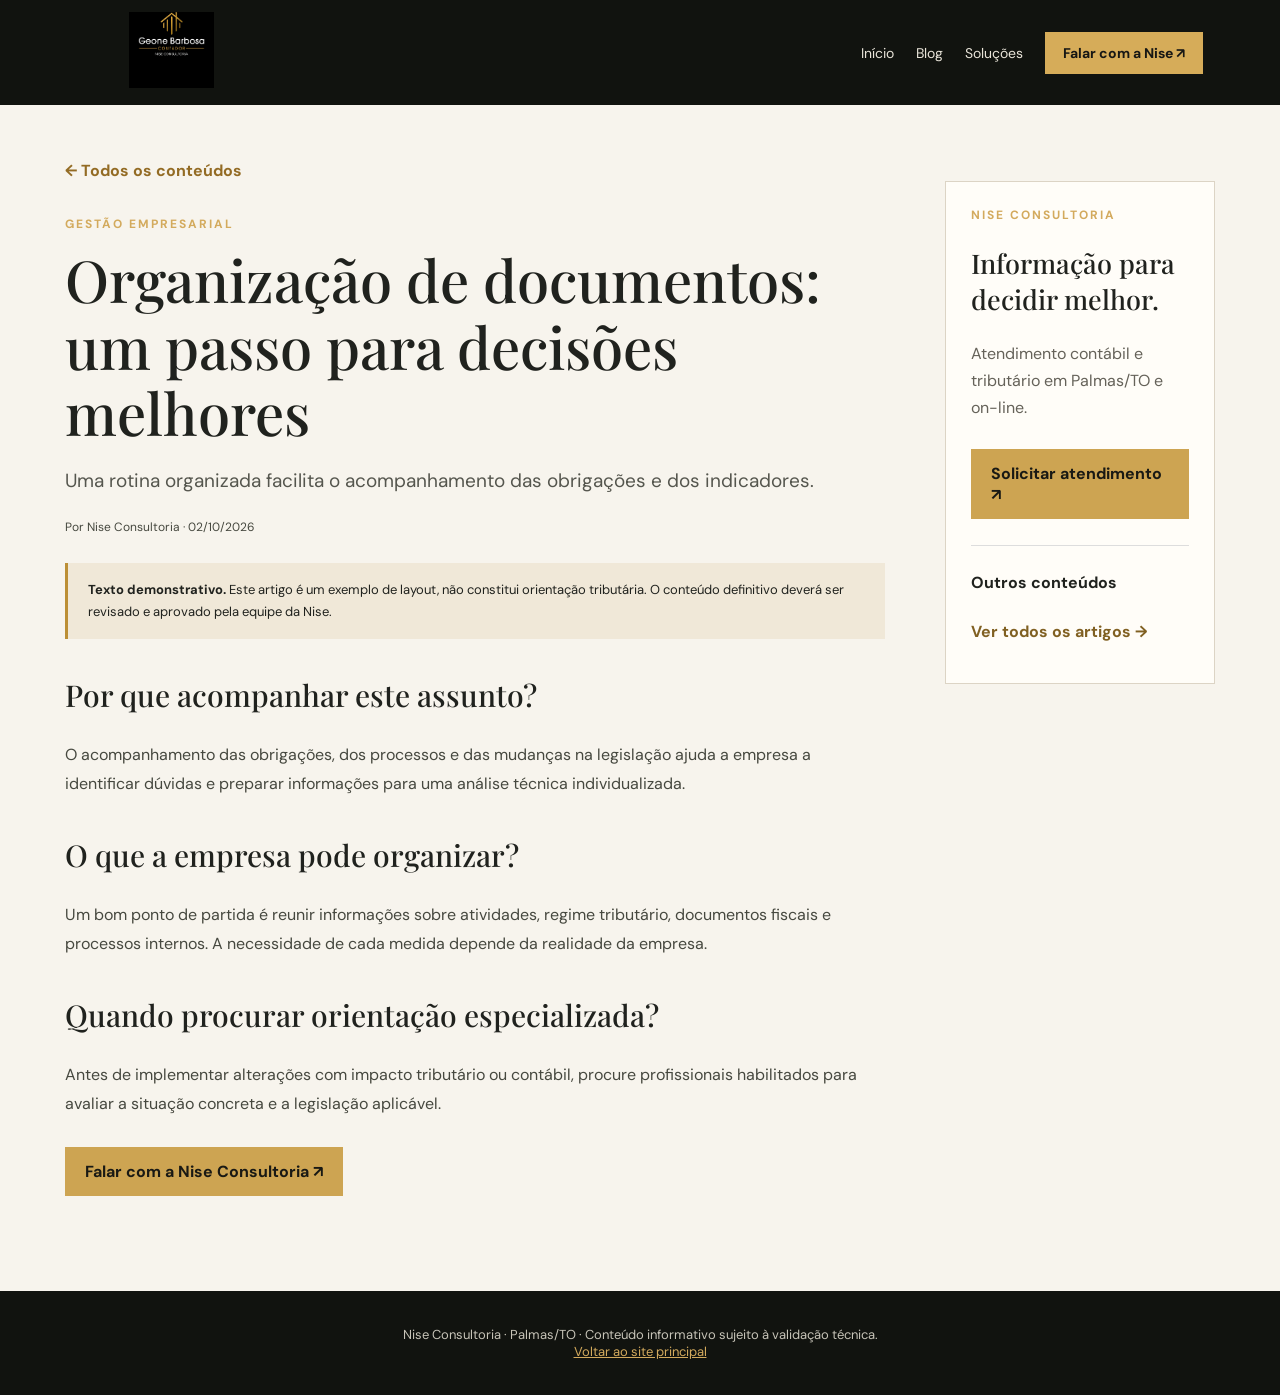
<file: blog/gestao-documentos-empresa/index.html>
<!doctype html><html lang="pt-BR"><head><meta charset="utf-8"><meta name="viewport" content="width=device-width, initial-scale=1"><title>Organização de documentos: um passo para decisões melhores | Nise Consultoria</title><meta name="description" content="Uma rotina organizada facilita o acompanhamento das obrigações e dos indicadores."><link rel="canonical" href="https://niseconsultoria.com.br/blog/gestao-documentos-empresa/"><link rel="preconnect" href="https://fonts.googleapis.com"><link rel="preconnect" href="https://fonts.gstatic.com" crossorigin><link href="https://fonts.googleapis.com/css2?family=DM+Sans:wght@400;500;600;700&family=Playfair+Display:wght@500;600&display=swap" rel="stylesheet"><link rel="stylesheet" href="../../blog.css"></head><body class="blog-body"><script type="application/ld+json">{"@context": "https://schema.org", "@type": "Article", "headline": "Organização de documentos: um passo para decisões melhores", "description": "Uma rotina organizada facilita o acompanhamento das obrigações e dos indicadores.", "author": {"@type": "Organization", "name": "Nise Consultoria"}, "publisher": {"@type": "Organization", "name": "Nise Consultoria"}, "datePublished": "2026-10-02", "mainEntityOfPage": "https://niseconsultoria.com.br/blog/gestao-documentos-empresa/"}</script><header class="blog-nav"><a href="../../index.html"><img src="../../assets/logo.jpg" alt="Nise Consultoria e Geone Barbosa"></a><nav class="blog-nav-links" aria-label="Navegação"><a href="../../index.html">Início</a><a href="../index.html">Blog</a><a href="../index.html#solucoes">Soluções</a><a class="gold-btn" href="https://wa.me/5563999361650?text=Ol%C3%A1%21%20Vim%20pelo%20blog%20e%20gostaria%20de%20falar%20com%20a%20Nise%20Consultoria.">Falar com a Nise ↗</a></nav></header><main class="blog-wrap"><a class="blog-back" href="../index.html">← Todos os conteúdos</a><div class="article-layout"><article class="article-main"><div class="blog-eyebrow" style="margin-top:35px">Gestão Empresarial</div><h1>Organização de documentos: um passo para decisões melhores</h1><p class="intro">Uma rotina organizada facilita o acompanhamento das obrigações e dos indicadores.</p><p class="blog-meta">Por Nise Consultoria · 02/10/2026</p><div class="blog-note"><strong>Texto demonstrativo.</strong> Este artigo é um exemplo de layout, não constitui orientação tributária. O conteúdo definitivo deverá ser revisado e aprovado pela equipe da Nise.</div><h2>Por que acompanhar este assunto?</h2><p>O acompanhamento das obrigações, dos processos e das mudanças na legislação ajuda a empresa a identificar dúvidas e preparar informações para uma análise técnica individualizada.</p><h2>O que a empresa pode organizar?</h2><p>Um bom ponto de partida é reunir informações sobre atividades, regime tributário, documentos fiscais e processos internos. A necessidade de cada medida depende da realidade da empresa.</p><h2>Quando procurar orientação especializada?</h2><p>Antes de implementar alterações com impacto tributário ou contábil, procure profissionais habilitados para avaliar a situação concreta e a legislação aplicável.</p><a class="blog-cta" href="https://wa.me/5563999361650?text=Ol%C3%A1%21%20Li%20um%20artigo%20no%20site%20e%20gostaria%20de%20orienta%C3%A7%C3%A3o.">Falar com a Nise Consultoria ↗</a></article><aside class="article-aside"><div class="blog-eyebrow">Nise Consultoria</div><h2 style="font:500 27px 'Playfair Display',serif">Informação para decidir melhor.</h2><p style="line-height:1.7;color:#656259">Atendimento contábil e tributário em Palmas/TO e on-line.</p><a href="https://wa.me/5563999361650">Solicitar atendimento ↗</a><hr style="margin:26px 0;border:0;border-top:1px solid #ddd"><strong>Outros conteúdos</strong><p><a style="background:none;padding:0;color:#806022" href="../index.html">Ver todos os artigos →</a></p></aside></div></main><footer class="blog-footer">Nise Consultoria · Palmas/TO · Conteúdo informativo sujeito à validação técnica.<br><a style="color:#d3aa5d" href="../../index.html">Voltar ao site principal</a></footer></body></html>
</file>
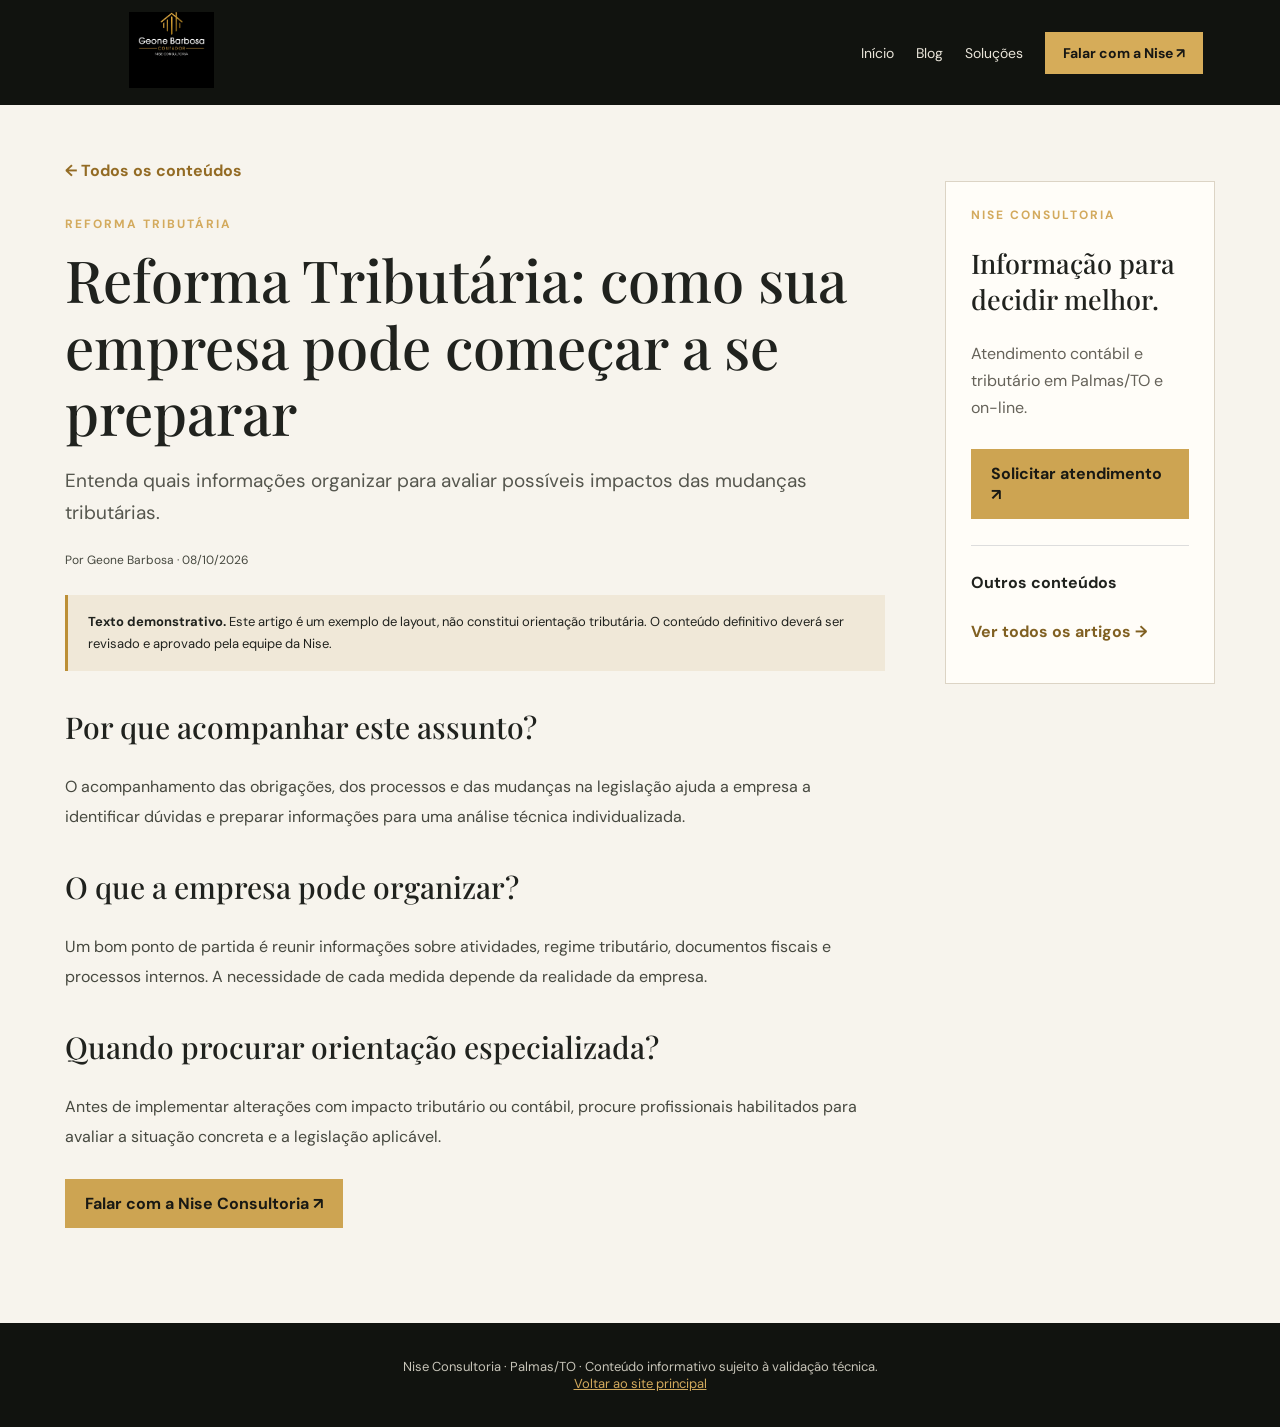
<file: blog/reforma-tributaria-preparacao-empresas/index.html>
<!doctype html><html lang="pt-BR"><head><meta charset="utf-8"><meta name="viewport" content="width=device-width, initial-scale=1"><title>Reforma Tributária: como sua empresa pode começar a se preparar | Nise Consultoria</title><meta name="description" content="Entenda quais informações organizar para avaliar possíveis impactos das mudanças tributárias."><link rel="canonical" href="https://niseconsultoria.com.br/blog/reforma-tributaria-preparacao-empresas/"><link rel="preconnect" href="https://fonts.googleapis.com"><link rel="preconnect" href="https://fonts.gstatic.com" crossorigin><link href="https://fonts.googleapis.com/css2?family=DM+Sans:wght@400;500;600;700&family=Playfair+Display:wght@500;600&display=swap" rel="stylesheet"><link rel="stylesheet" href="../../blog.css"></head><body class="blog-body"><script type="application/ld+json">{"@context": "https://schema.org", "@type": "Article", "headline": "Reforma Tributária: como sua empresa pode começar a se preparar", "description": "Entenda quais informações organizar para avaliar possíveis impactos das mudanças tributárias.", "author": {"@type": "Person", "name": "Geone Barbosa"}, "publisher": {"@type": "Organization", "name": "Nise Consultoria"}, "datePublished": "2026-10-08", "mainEntityOfPage": "https://niseconsultoria.com.br/blog/reforma-tributaria-preparacao-empresas/"}</script><header class="blog-nav"><a href="../../index.html"><img src="../../assets/logo.jpg" alt="Nise Consultoria e Geone Barbosa"></a><nav class="blog-nav-links" aria-label="Navegação"><a href="../../index.html">Início</a><a href="../index.html">Blog</a><a href="../index.html#solucoes">Soluções</a><a class="gold-btn" href="https://wa.me/5563999361650?text=Ol%C3%A1%21%20Vim%20pelo%20blog%20e%20gostaria%20de%20falar%20com%20a%20Nise%20Consultoria.">Falar com a Nise ↗</a></nav></header><main class="blog-wrap"><a class="blog-back" href="../index.html">← Todos os conteúdos</a><div class="article-layout"><article class="article-main"><div class="blog-eyebrow" style="margin-top:35px">Reforma Tributária</div><h1>Reforma Tributária: como sua empresa pode começar a se preparar</h1><p class="intro">Entenda quais informações organizar para avaliar possíveis impactos das mudanças tributárias.</p><p class="blog-meta">Por Geone Barbosa · 08/10/2026</p><div class="blog-note"><strong>Texto demonstrativo.</strong> Este artigo é um exemplo de layout, não constitui orientação tributária. O conteúdo definitivo deverá ser revisado e aprovado pela equipe da Nise.</div><h2>Por que acompanhar este assunto?</h2><p>O acompanhamento das obrigações, dos processos e das mudanças na legislação ajuda a empresa a identificar dúvidas e preparar informações para uma análise técnica individualizada.</p><h2>O que a empresa pode organizar?</h2><p>Um bom ponto de partida é reunir informações sobre atividades, regime tributário, documentos fiscais e processos internos. A necessidade de cada medida depende da realidade da empresa.</p><h2>Quando procurar orientação especializada?</h2><p>Antes de implementar alterações com impacto tributário ou contábil, procure profissionais habilitados para avaliar a situação concreta e a legislação aplicável.</p><a class="blog-cta" href="https://wa.me/5563999361650?text=Ol%C3%A1%21%20Li%20um%20artigo%20no%20site%20e%20gostaria%20de%20orienta%C3%A7%C3%A3o.">Falar com a Nise Consultoria ↗</a></article><aside class="article-aside"><div class="blog-eyebrow">Nise Consultoria</div><h2 style="font:500 27px 'Playfair Display',serif">Informação para decidir melhor.</h2><p style="line-height:1.7;color:#656259">Atendimento contábil e tributário em Palmas/TO e on-line.</p><a href="https://wa.me/5563999361650">Solicitar atendimento ↗</a><hr style="margin:26px 0;border:0;border-top:1px solid #ddd"><strong>Outros conteúdos</strong><p><a style="background:none;padding:0;color:#806022" href="../index.html">Ver todos os artigos →</a></p></aside></div></main><footer class="blog-footer">Nise Consultoria · Palmas/TO · Conteúdo informativo sujeito à validação técnica.<br><a style="color:#d3aa5d" href="../../index.html">Voltar ao site principal</a></footer></body></html>
</file>
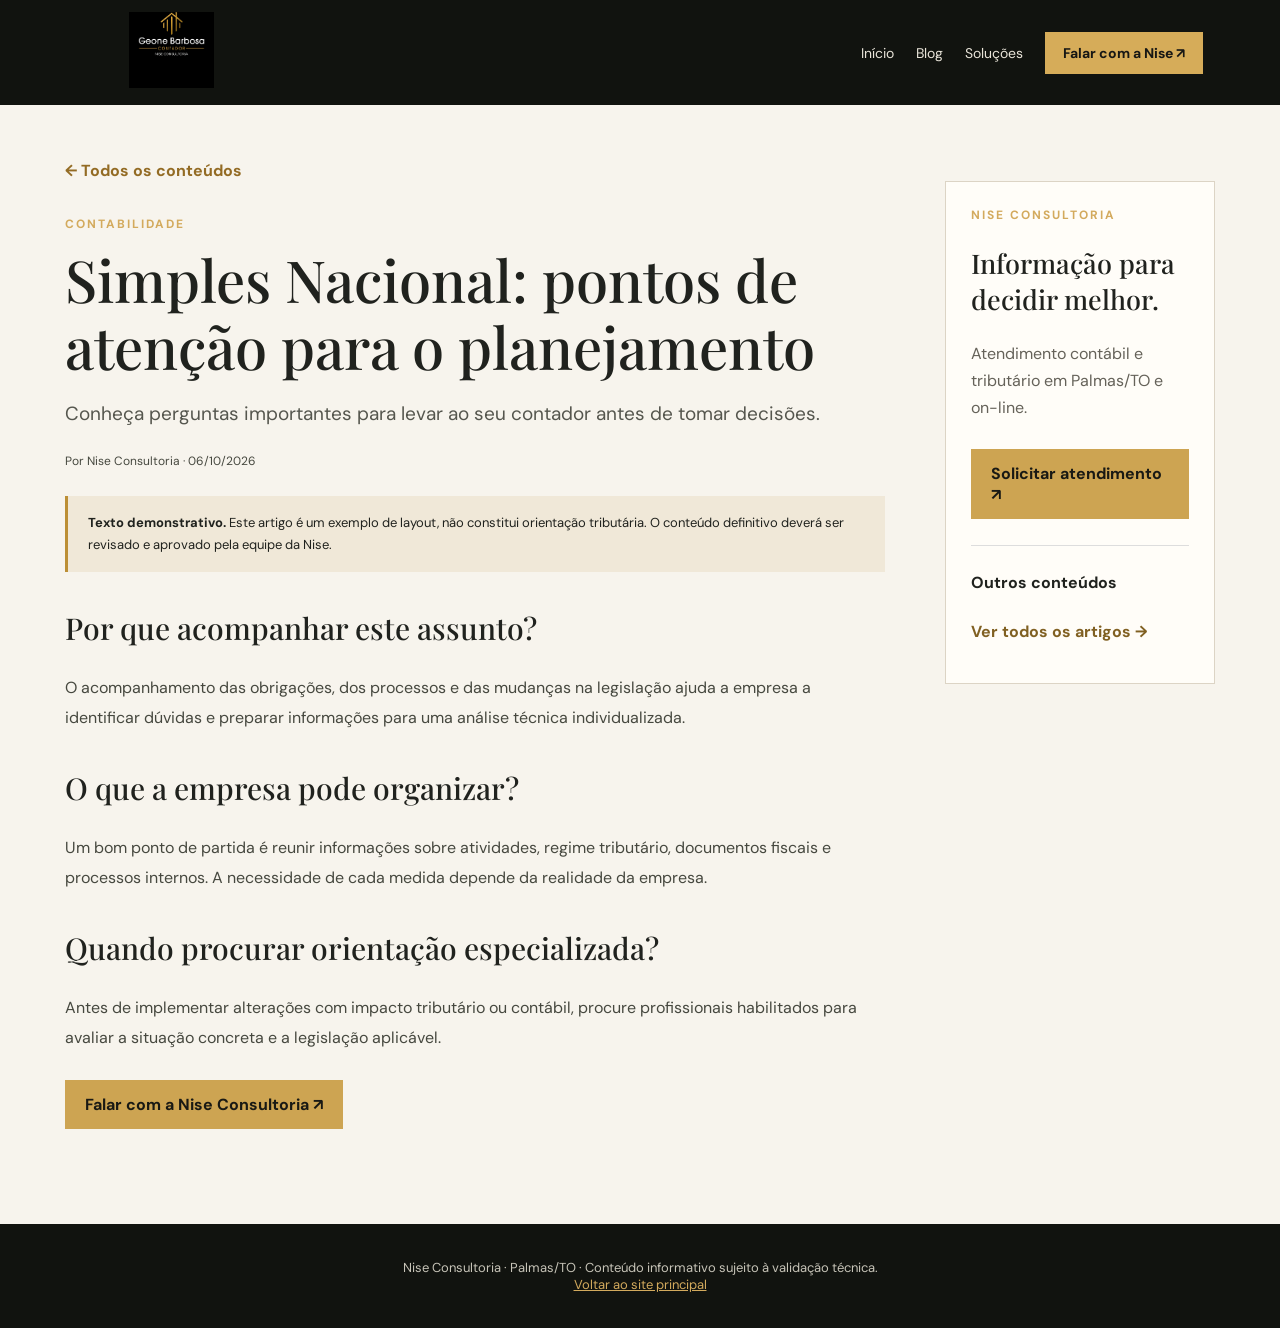
<file: blog/simples-nacional-pontos-atencao/index.html>
<!doctype html><html lang="pt-BR"><head><meta charset="utf-8"><meta name="viewport" content="width=device-width, initial-scale=1"><title>Simples Nacional: pontos de atenção para o planejamento | Nise Consultoria</title><meta name="description" content="Conheça perguntas importantes para levar ao seu contador antes de tomar decisões."><link rel="canonical" href="https://niseconsultoria.com.br/blog/simples-nacional-pontos-atencao/"><link rel="preconnect" href="https://fonts.googleapis.com"><link rel="preconnect" href="https://fonts.gstatic.com" crossorigin><link href="https://fonts.googleapis.com/css2?family=DM+Sans:wght@400;500;600;700&family=Playfair+Display:wght@500;600&display=swap" rel="stylesheet"><link rel="stylesheet" href="../../blog.css"></head><body class="blog-body"><script type="application/ld+json">{"@context": "https://schema.org", "@type": "Article", "headline": "Simples Nacional: pontos de atenção para o planejamento", "description": "Conheça perguntas importantes para levar ao seu contador antes de tomar decisões.", "author": {"@type": "Organization", "name": "Nise Consultoria"}, "publisher": {"@type": "Organization", "name": "Nise Consultoria"}, "datePublished": "2026-10-06", "mainEntityOfPage": "https://niseconsultoria.com.br/blog/simples-nacional-pontos-atencao/"}</script><header class="blog-nav"><a href="../../index.html"><img src="../../assets/logo.jpg" alt="Nise Consultoria e Geone Barbosa"></a><nav class="blog-nav-links" aria-label="Navegação"><a href="../../index.html">Início</a><a href="../index.html">Blog</a><a href="../index.html#solucoes">Soluções</a><a class="gold-btn" href="https://wa.me/5563999361650?text=Ol%C3%A1%21%20Vim%20pelo%20blog%20e%20gostaria%20de%20falar%20com%20a%20Nise%20Consultoria.">Falar com a Nise ↗</a></nav></header><main class="blog-wrap"><a class="blog-back" href="../index.html">← Todos os conteúdos</a><div class="article-layout"><article class="article-main"><div class="blog-eyebrow" style="margin-top:35px">Contabilidade</div><h1>Simples Nacional: pontos de atenção para o planejamento</h1><p class="intro">Conheça perguntas importantes para levar ao seu contador antes de tomar decisões.</p><p class="blog-meta">Por Nise Consultoria · 06/10/2026</p><div class="blog-note"><strong>Texto demonstrativo.</strong> Este artigo é um exemplo de layout, não constitui orientação tributária. O conteúdo definitivo deverá ser revisado e aprovado pela equipe da Nise.</div><h2>Por que acompanhar este assunto?</h2><p>O acompanhamento das obrigações, dos processos e das mudanças na legislação ajuda a empresa a identificar dúvidas e preparar informações para uma análise técnica individualizada.</p><h2>O que a empresa pode organizar?</h2><p>Um bom ponto de partida é reunir informações sobre atividades, regime tributário, documentos fiscais e processos internos. A necessidade de cada medida depende da realidade da empresa.</p><h2>Quando procurar orientação especializada?</h2><p>Antes de implementar alterações com impacto tributário ou contábil, procure profissionais habilitados para avaliar a situação concreta e a legislação aplicável.</p><a class="blog-cta" href="https://wa.me/5563999361650?text=Ol%C3%A1%21%20Li%20um%20artigo%20no%20site%20e%20gostaria%20de%20orienta%C3%A7%C3%A3o.">Falar com a Nise Consultoria ↗</a></article><aside class="article-aside"><div class="blog-eyebrow">Nise Consultoria</div><h2 style="font:500 27px 'Playfair Display',serif">Informação para decidir melhor.</h2><p style="line-height:1.7;color:#656259">Atendimento contábil e tributário em Palmas/TO e on-line.</p><a href="https://wa.me/5563999361650">Solicitar atendimento ↗</a><hr style="margin:26px 0;border:0;border-top:1px solid #ddd"><strong>Outros conteúdos</strong><p><a style="background:none;padding:0;color:#806022" href="../index.html">Ver todos os artigos →</a></p></aside></div></main><footer class="blog-footer">Nise Consultoria · Palmas/TO · Conteúdo informativo sujeito à validação técnica.<br><a style="color:#d3aa5d" href="../../index.html">Voltar ao site principal</a></footer></body></html>
</file>
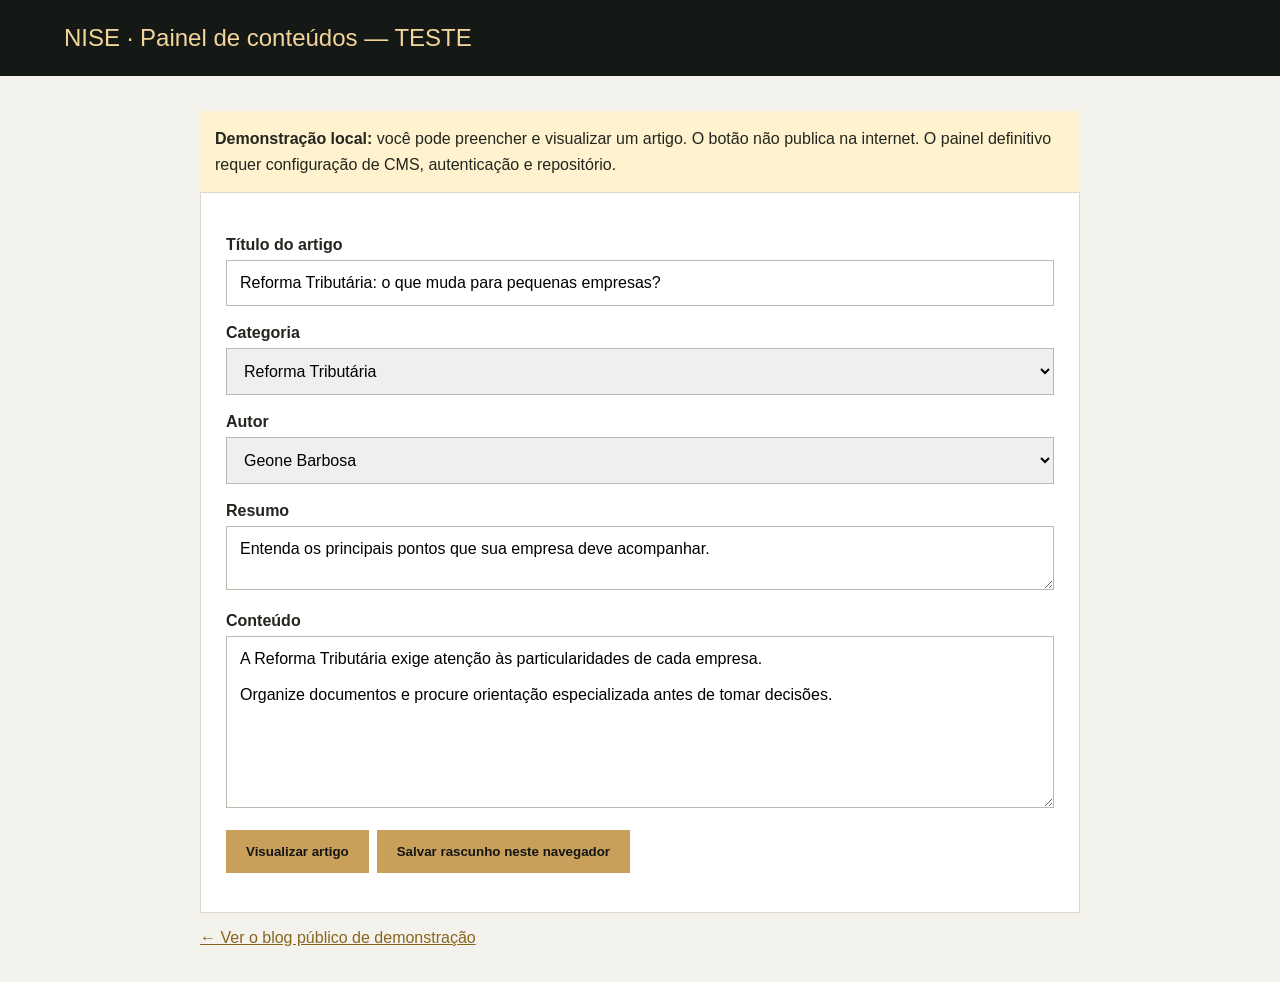
<file: admin-demo.html>
<!doctype html><html lang="pt-BR"><head><meta charset="utf-8"><meta name="viewport" content="width=device-width,initial-scale=1"><title>Teste do painel — Nise</title><style>body{font:16px Arial,sans-serif;background:#f4f2ec;color:#23251f;margin:0}header{background:#151915;color:#f3d49b;padding:24px 5%;font-size:24px}main{max-width:880px;margin:35px auto;padding:0 20px}section{background:white;padding:25px;border:1px solid #ddd8ca}label{display:block;margin:18px 0 6px;font-weight:bold}input,select,textarea{box-sizing:border-box;width:100%;padding:13px;border:1px solid #bdb9af;font:inherit}button{background:#c8a05a;color:#151515;border:0;padding:14px 20px;margin:18px 8px 0 0;font-weight:bold;cursor:pointer}.muted{color:#6b6b62;font-size:14px}.notice{background:#fff2ce;padding:15px;line-height:1.6}#preview{display:none;border-top:1px solid #ddd;margin-top:25px;padding-top:20px}#preview h2{font-size:28px}a{color:#88651f}</style></head><body><header>NISE · Painel de conteúdos — TESTE</header><main><div class="notice"><strong>Demonstração local:</strong> você pode preencher e visualizar um artigo. O botão não publica na internet. O painel definitivo requer configuração de CMS, autenticação e repositório.</div><section><form id="editor"><label for="title">Título do artigo</label><input id="title" required value="Reforma Tributária: o que muda para pequenas empresas?"><label for="cat">Categoria</label><select id="cat"><option>Reforma Tributária</option><option>Contabilidade</option><option>Gestão Empresarial</option><option>Boletins</option><option>Notícias</option></select><label for="author">Autor</label><select id="author"><option>Geone Barbosa</option><option>Nise Consultoria</option></select><label for="desc">Resumo</label><textarea id="desc" rows="2">Entenda os principais pontos que sua empresa deve acompanhar.</textarea><label for="body">Conteúdo</label><textarea id="body" rows="8">A Reforma Tributária exige atenção às particularidades de cada empresa.

Organize documentos e procure orientação especializada antes de tomar decisões.</textarea><button type="submit">Visualizar artigo</button><button type="button" id="draft">Salvar rascunho neste navegador</button></form><p class="muted" id="message" aria-live="polite"></p><div id="preview"><span id="pcat"></span><h2 id="ptitle"></h2><p id="pdesc"></p><small id="pauthor"></small><div id="pbody" style="white-space:pre-wrap;line-height:1.7;margin-top:20px"></div></div></section><p><a href="blog/index.html">← Ver o blog público de demonstração</a></p></main><script>const $=id=>document.getElementById(id);try{const d=JSON.parse(localStorage.getItem('nise_demo_draft')||'null');if(d){for(const k of ['title','cat','author','desc','body'])if(typeof d[k]==='string')$(k).value=d[k]}}catch(e){}$('editor').addEventListener('submit',e=>{e.preventDefault();$('ptitle').textContent=$('title').value;$('pcat').textContent=$('cat').value;$('pdesc').textContent=$('desc').value;$('pauthor').textContent='Por '+$('author').value;$('pbody').textContent=$('body').value;$('preview').style.display='block';$('message').textContent='Prévia gerada. Nenhum conteúdo foi publicado.'});$('draft').addEventListener('click',()=>{try{localStorage.setItem('nise_demo_draft',JSON.stringify(Object.fromEntries(['title','cat','author','desc','body'].map(k=>[k,$(k).value]))));$('message').textContent='Rascunho salvo neste navegador (somente para teste).'}catch(e){$('message').textContent='Não foi possível salvar neste navegador.'}});</script></body></html>
</file>
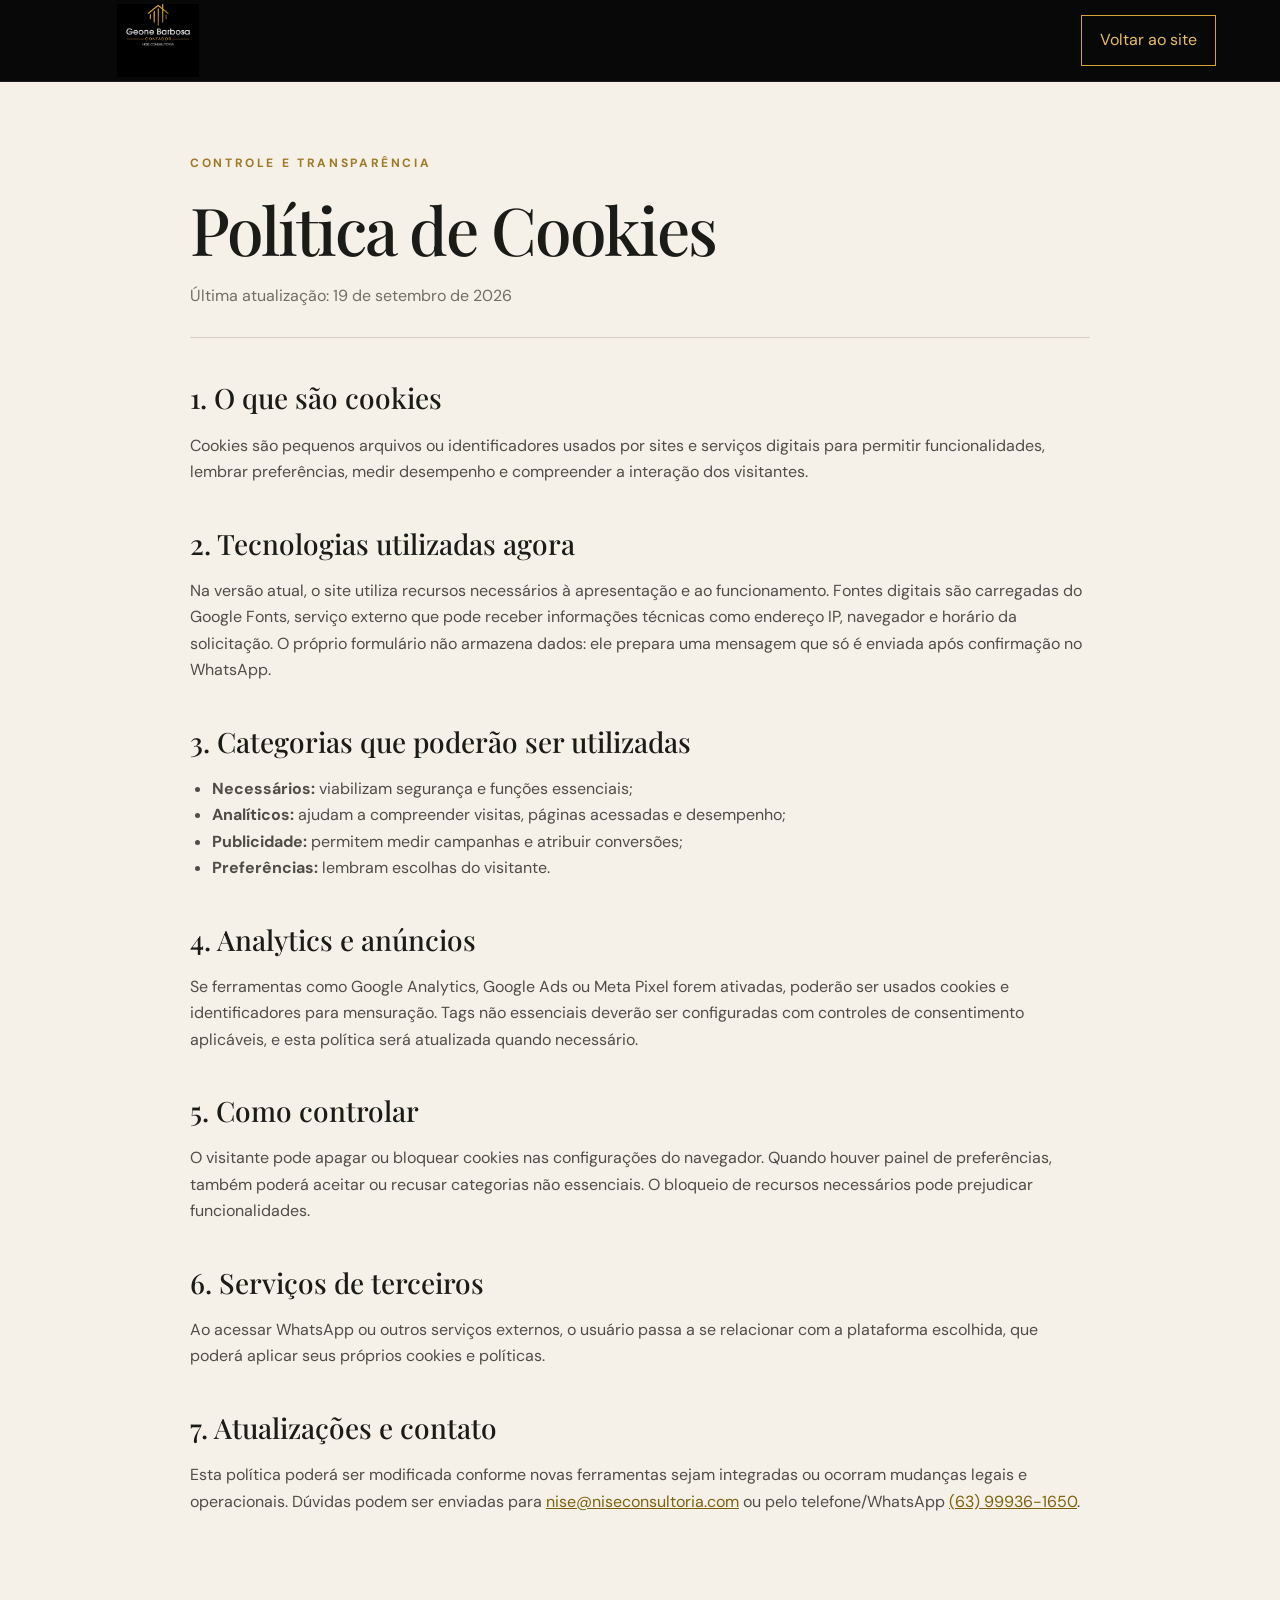
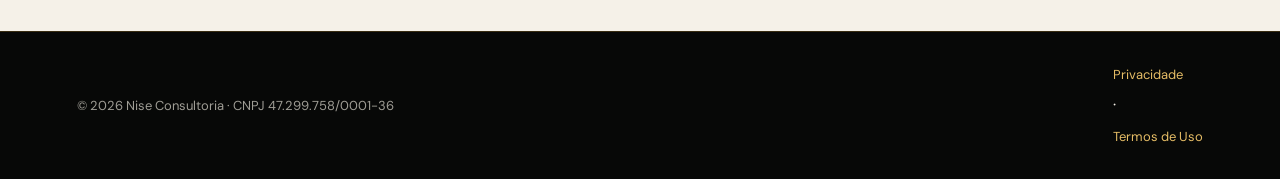
<file: politica-de-cookies.html>
<!doctype html><html lang="pt-BR"><head><meta charset="utf-8"><meta name="viewport" content="width=device-width,initial-scale=1"><title>Política de Cookies | Nise Consultoria</title><meta name="description" content="Política de Cookies do site da Nise Consultoria."><meta name="robots" content="index,follow"><link rel="canonical" href="https://niseconsultoria.com.br/politica-de-cookies.html"><link rel="preconnect" href="https://fonts.googleapis.com"><link rel="preconnect" href="https://fonts.gstatic.com" crossorigin><link href="https://fonts.googleapis.com/css2?family=DM+Sans:wght@400;500;600;700&family=Playfair+Display:wght@500;600&display=swap" rel="stylesheet"><link rel="stylesheet" href="styles.css"></head><body class="legal-page"><header class="site-header legal-header"><a class="brand" href="index.html"><img src="assets/logo.jpg" alt="Geone Barbosa Contador — Nise Consultoria"></a><a class="nav-cta" href="index.html">Voltar ao site</a></header><main class="legal-main"><p class="eyebrow">Controle e transparência</p><h1>Política de Cookies</h1><p class="updated">Última atualização: 19 de setembro de 2026</p><h2>1. O que são cookies</h2><p>Cookies são pequenos arquivos ou identificadores usados por sites e serviços digitais para permitir funcionalidades, lembrar preferências, medir desempenho e compreender a interação dos visitantes.</p><h2>2. Tecnologias utilizadas agora</h2><p>Na versão atual, o site utiliza recursos necessários à apresentação e ao funcionamento. Fontes digitais são carregadas do Google Fonts, serviço externo que pode receber informações técnicas como endereço IP, navegador e horário da solicitação. O próprio formulário não armazena dados: ele prepara uma mensagem que só é enviada após confirmação no WhatsApp.</p><h2>3. Categorias que poderão ser utilizadas</h2><ul><li><strong>Necessários:</strong> viabilizam segurança e funções essenciais;</li><li><strong>Analíticos:</strong> ajudam a compreender visitas, páginas acessadas e desempenho;</li><li><strong>Publicidade:</strong> permitem medir campanhas e atribuir conversões;</li><li><strong>Preferências:</strong> lembram escolhas do visitante.</li></ul><h2>4. Analytics e anúncios</h2><p>Se ferramentas como Google Analytics, Google Ads ou Meta Pixel forem ativadas, poderão ser usados cookies e identificadores para mensuração. Tags não essenciais deverão ser configuradas com controles de consentimento aplicáveis, e esta política será atualizada quando necessário.</p><h2>5. Como controlar</h2><p>O visitante pode apagar ou bloquear cookies nas configurações do navegador. Quando houver painel de preferências, também poderá aceitar ou recusar categorias não essenciais. O bloqueio de recursos necessários pode prejudicar funcionalidades.</p><h2>6. Serviços de terceiros</h2><p>Ao acessar WhatsApp ou outros serviços externos, o usuário passa a se relacionar com a plataforma escolhida, que poderá aplicar seus próprios cookies e políticas.</p><h2>7. Atualizações e contato</h2><p>Esta política poderá ser modificada conforme novas ferramentas sejam integradas ou ocorram mudanças legais e operacionais. Dúvidas podem ser enviadas para <a href="mailto:nise@niseconsultoria.com">nise@niseconsultoria.com</a> ou pelo telefone/WhatsApp <a href="tel:+5563999361650">(63) 99936-1650</a>.</p></main><footer class="legal-footer"><p>© 2026 Nise Consultoria · CNPJ 47.299.758/0001-36</p><div><a href="politica-de-privacidade.html">Privacidade</a> · <a href="termos-de-uso.html">Termos de Uso</a></div></footer></body></html>
</file>
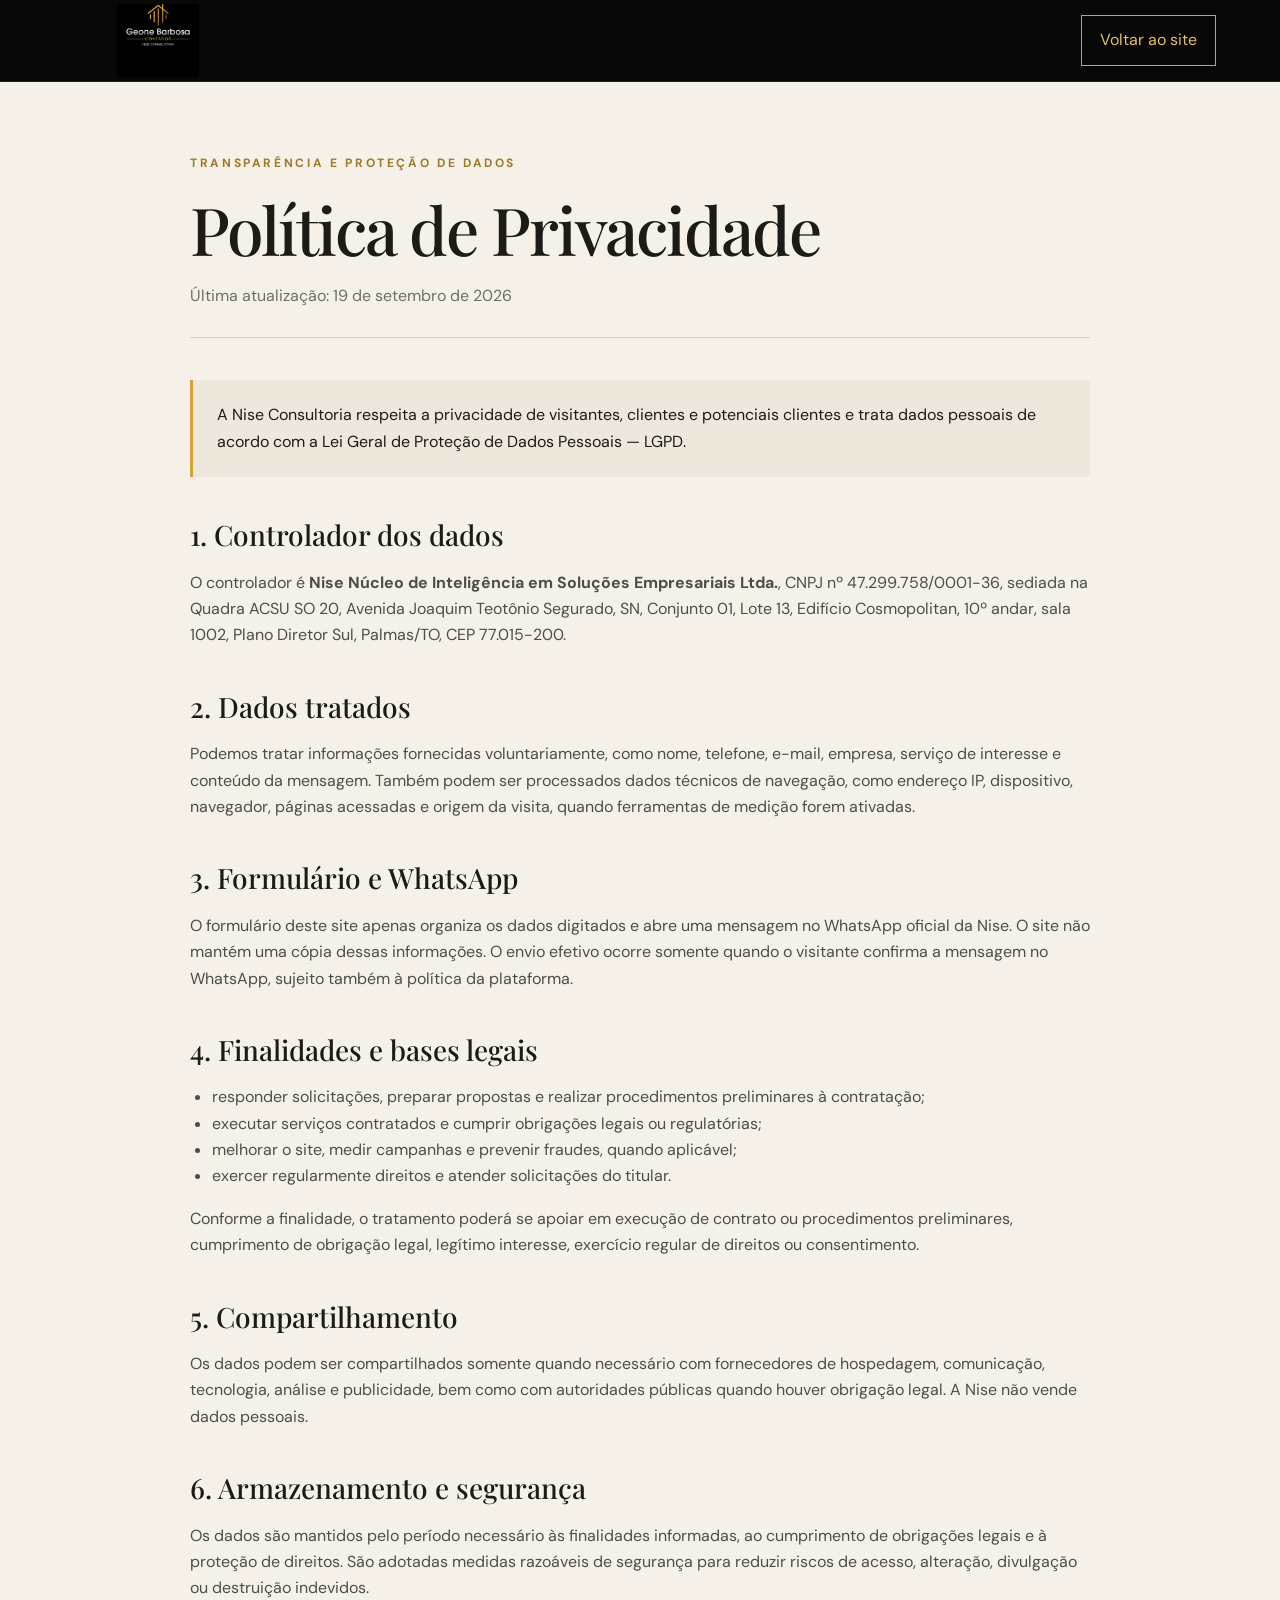
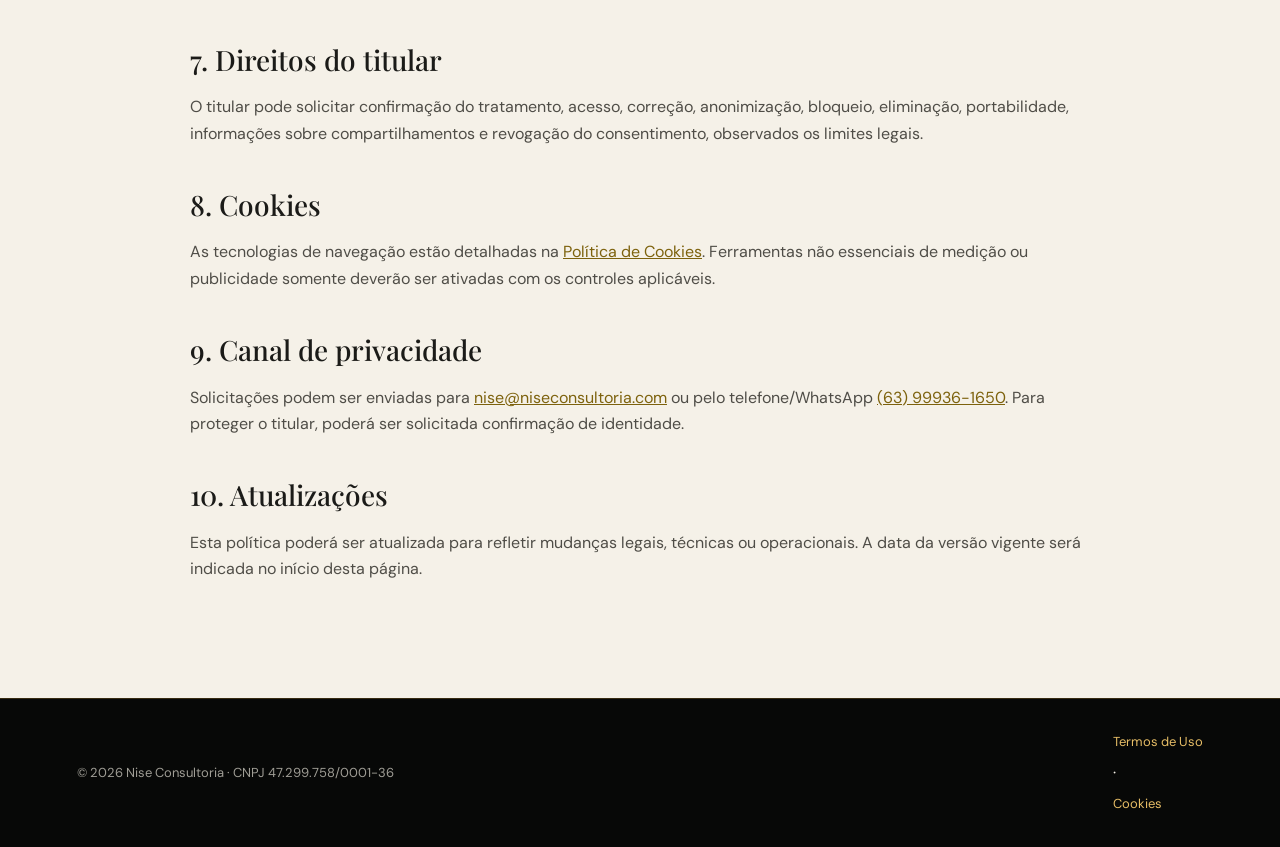
<file: politica-de-privacidade.html>
<!doctype html><html lang="pt-BR"><head><meta charset="utf-8"><meta name="viewport" content="width=device-width,initial-scale=1"><title>Política de Privacidade | Nise Consultoria</title><meta name="description" content="Política de Privacidade da Nise Consultoria."><meta name="robots" content="index,follow"><link rel="canonical" href="https://niseconsultoria.com.br/politica-de-privacidade.html"><link rel="preconnect" href="https://fonts.googleapis.com"><link rel="preconnect" href="https://fonts.gstatic.com" crossorigin><link href="https://fonts.googleapis.com/css2?family=DM+Sans:wght@400;500;600;700&family=Playfair+Display:wght@500;600&display=swap" rel="stylesheet"><link rel="stylesheet" href="styles.css"></head><body class="legal-page"><header class="site-header legal-header"><a class="brand" href="index.html"><img src="assets/logo.jpg" alt="Geone Barbosa Contador — Nise Consultoria"></a><a class="nav-cta" href="index.html">Voltar ao site</a></header><main class="legal-main"><p class="eyebrow">Transparência e proteção de dados</p><h1>Política de Privacidade</h1><p class="updated">Última atualização: 19 de setembro de 2026</p><div class="legal-notice">A Nise Consultoria respeita a privacidade de visitantes, clientes e potenciais clientes e trata dados pessoais de acordo com a Lei Geral de Proteção de Dados Pessoais — LGPD.</div><h2>1. Controlador dos dados</h2><p>O controlador é <strong>Nise Núcleo de Inteligência em Soluções Empresariais Ltda.</strong>, CNPJ nº 47.299.758/0001-36, sediada na Quadra ACSU SO 20, Avenida Joaquim Teotônio Segurado, SN, Conjunto 01, Lote 13, Edifício Cosmopolitan, 10º andar, sala 1002, Plano Diretor Sul, Palmas/TO, CEP 77.015-200.</p><h2>2. Dados tratados</h2><p>Podemos tratar informações fornecidas voluntariamente, como nome, telefone, e-mail, empresa, serviço de interesse e conteúdo da mensagem. Também podem ser processados dados técnicos de navegação, como endereço IP, dispositivo, navegador, páginas acessadas e origem da visita, quando ferramentas de medição forem ativadas.</p><h2>3. Formulário e WhatsApp</h2><p>O formulário deste site apenas organiza os dados digitados e abre uma mensagem no WhatsApp oficial da Nise. O site não mantém uma cópia dessas informações. O envio efetivo ocorre somente quando o visitante confirma a mensagem no WhatsApp, sujeito também à política da plataforma.</p><h2>4. Finalidades e bases legais</h2><ul><li>responder solicitações, preparar propostas e realizar procedimentos preliminares à contratação;</li><li>executar serviços contratados e cumprir obrigações legais ou regulatórias;</li><li>melhorar o site, medir campanhas e prevenir fraudes, quando aplicável;</li><li>exercer regularmente direitos e atender solicitações do titular.</li></ul><p>Conforme a finalidade, o tratamento poderá se apoiar em execução de contrato ou procedimentos preliminares, cumprimento de obrigação legal, legítimo interesse, exercício regular de direitos ou consentimento.</p><h2>5. Compartilhamento</h2><p>Os dados podem ser compartilhados somente quando necessário com fornecedores de hospedagem, comunicação, tecnologia, análise e publicidade, bem como com autoridades públicas quando houver obrigação legal. A Nise não vende dados pessoais.</p><h2>6. Armazenamento e segurança</h2><p>Os dados são mantidos pelo período necessário às finalidades informadas, ao cumprimento de obrigações legais e à proteção de direitos. São adotadas medidas razoáveis de segurança para reduzir riscos de acesso, alteração, divulgação ou destruição indevidos.</p><h2>7. Direitos do titular</h2><p>O titular pode solicitar confirmação do tratamento, acesso, correção, anonimização, bloqueio, eliminação, portabilidade, informações sobre compartilhamentos e revogação do consentimento, observados os limites legais.</p><h2>8. Cookies</h2><p>As tecnologias de navegação estão detalhadas na <a href="politica-de-cookies.html">Política de Cookies</a>. Ferramentas não essenciais de medição ou publicidade somente deverão ser ativadas com os controles aplicáveis.</p><h2>9. Canal de privacidade</h2><p>Solicitações podem ser enviadas para <a href="mailto:nise@niseconsultoria.com">nise@niseconsultoria.com</a> ou pelo telefone/WhatsApp <a href="tel:+5563999361650">(63) 99936-1650</a>. Para proteger o titular, poderá ser solicitada confirmação de identidade.</p><h2>10. Atualizações</h2><p>Esta política poderá ser atualizada para refletir mudanças legais, técnicas ou operacionais. A data da versão vigente será indicada no início desta página.</p></main><footer class="legal-footer"><p>© 2026 Nise Consultoria · CNPJ 47.299.758/0001-36</p><div><a href="termos-de-uso.html">Termos de Uso</a> · <a href="politica-de-cookies.html">Cookies</a></div></footer></body></html>
</file>
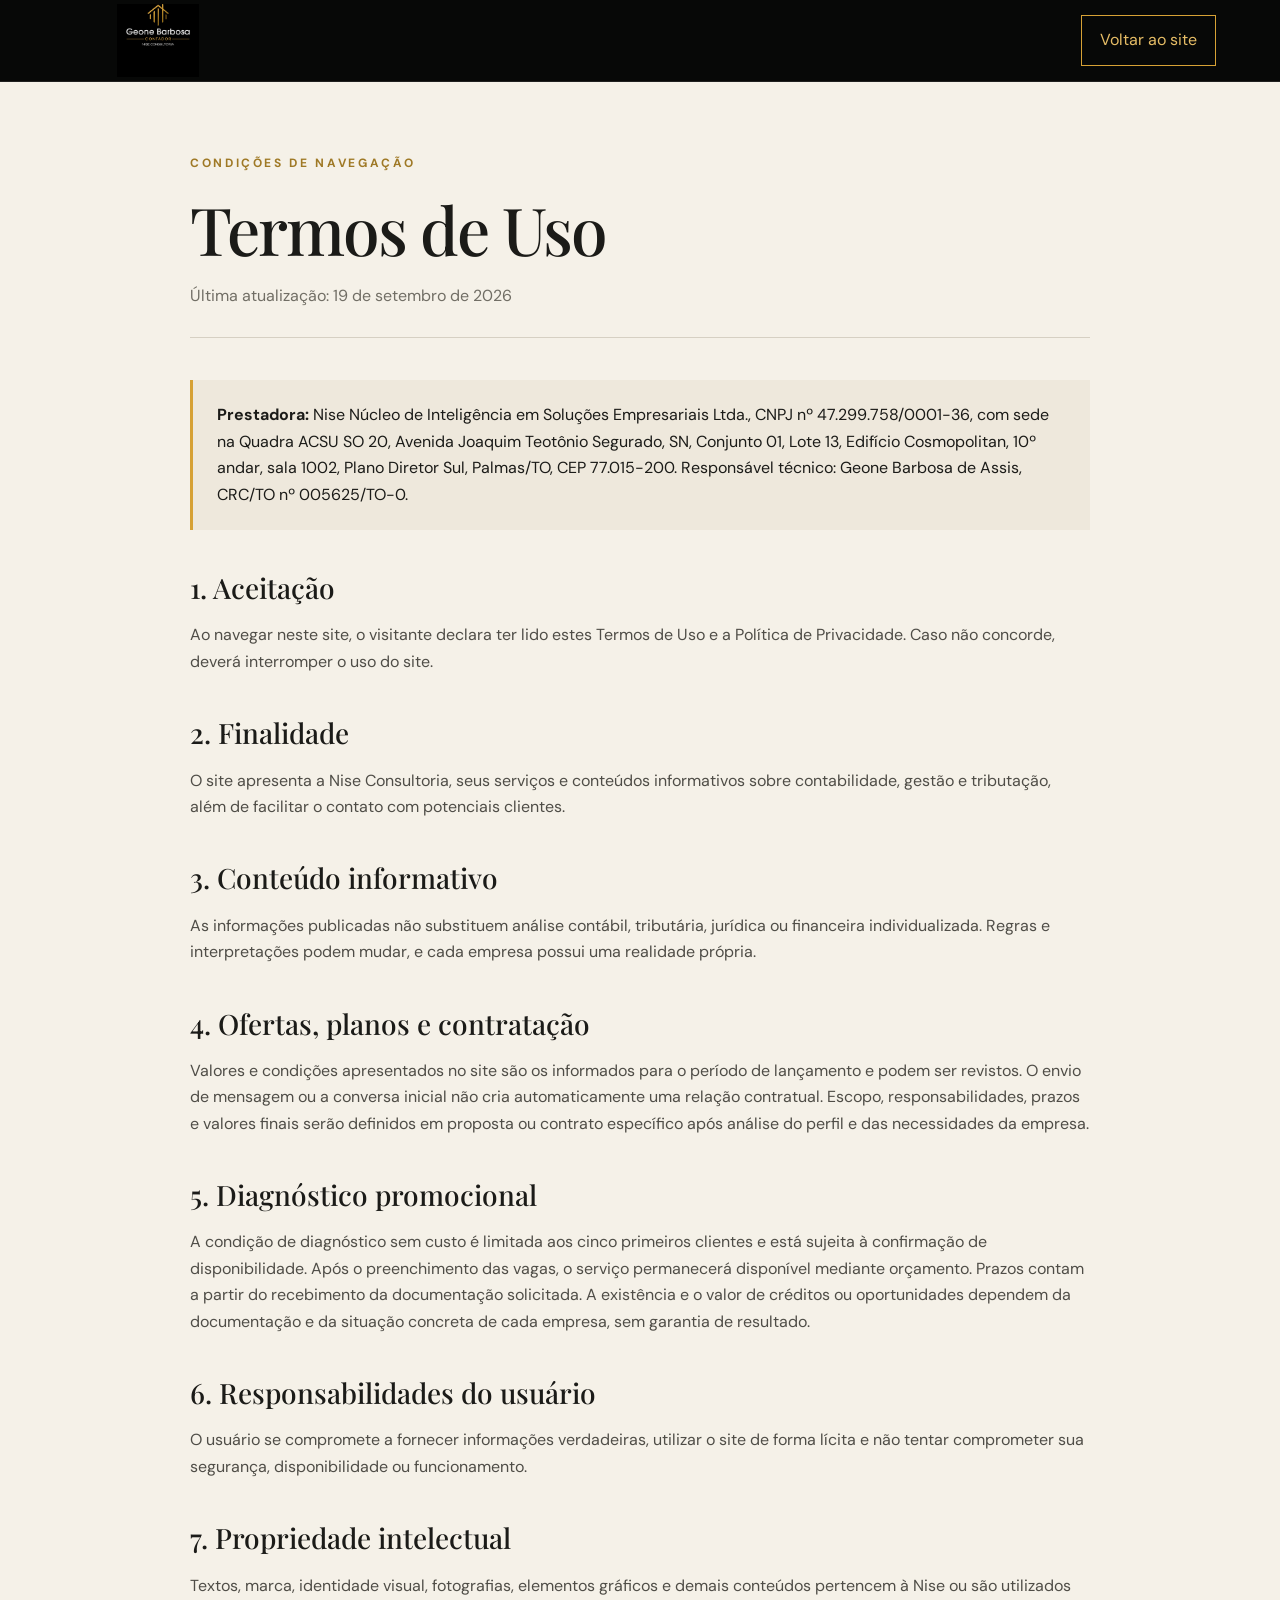
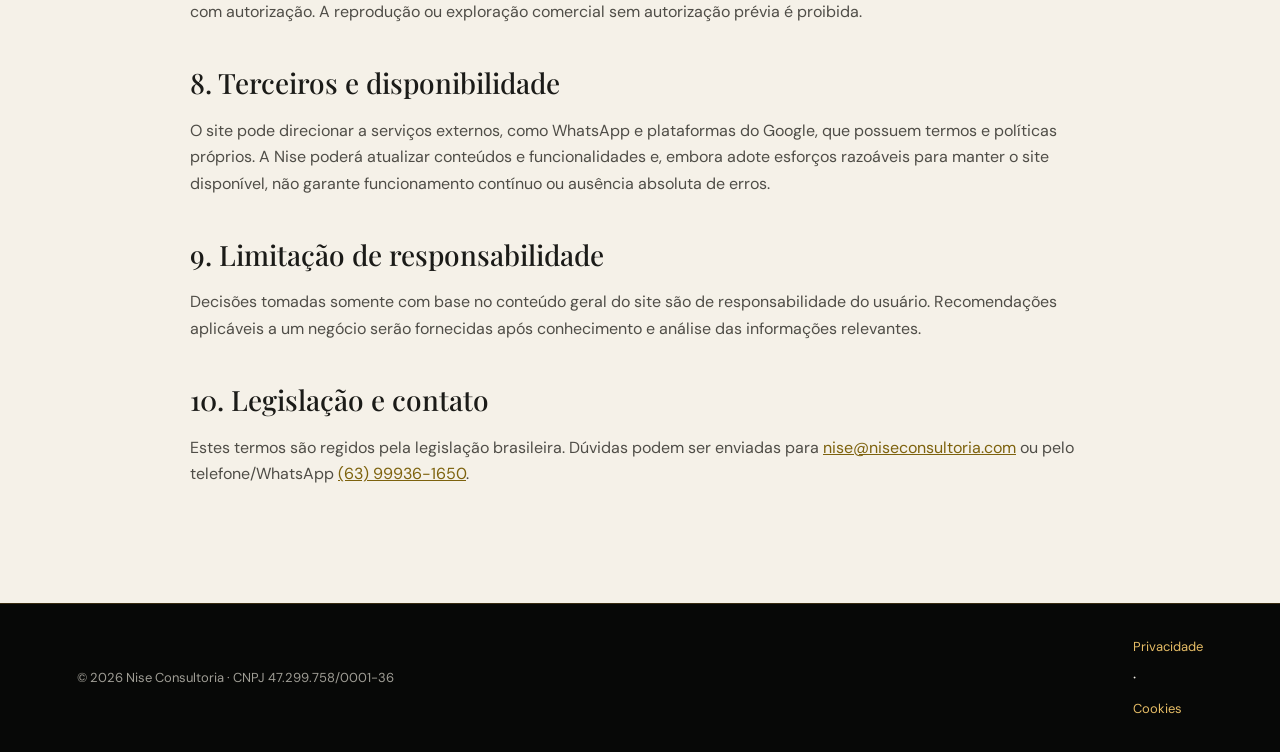
<file: termos-de-uso.html>
<!doctype html><html lang="pt-BR"><head><meta charset="utf-8"><meta name="viewport" content="width=device-width,initial-scale=1"><title>Termos de Uso | Nise Consultoria</title><meta name="description" content="Termos de Uso do site da Nise Consultoria."><meta name="robots" content="index,follow"><link rel="canonical" href="https://niseconsultoria.com.br/termos-de-uso.html"><link rel="preconnect" href="https://fonts.googleapis.com"><link rel="preconnect" href="https://fonts.gstatic.com" crossorigin><link href="https://fonts.googleapis.com/css2?family=DM+Sans:wght@400;500;600;700&family=Playfair+Display:wght@500;600&display=swap" rel="stylesheet"><link rel="stylesheet" href="styles.css"></head><body class="legal-page"><header class="site-header legal-header"><a class="brand" href="index.html"><img src="assets/logo.jpg" alt="Geone Barbosa Contador — Nise Consultoria"></a><a class="nav-cta" href="index.html">Voltar ao site</a></header><main class="legal-main"><p class="eyebrow">Condições de navegação</p><h1>Termos de Uso</h1><p class="updated">Última atualização: 19 de setembro de 2026</p><div class="legal-notice"><strong>Prestadora:</strong> Nise Núcleo de Inteligência em Soluções Empresariais Ltda., CNPJ nº 47.299.758/0001-36, com sede na Quadra ACSU SO 20, Avenida Joaquim Teotônio Segurado, SN, Conjunto 01, Lote 13, Edifício Cosmopolitan, 10º andar, sala 1002, Plano Diretor Sul, Palmas/TO, CEP 77.015-200. Responsável técnico: Geone Barbosa de Assis, CRC/TO nº 005625/TO-0.</div><h2>1. Aceitação</h2><p>Ao navegar neste site, o visitante declara ter lido estes Termos de Uso e a Política de Privacidade. Caso não concorde, deverá interromper o uso do site.</p><h2>2. Finalidade</h2><p>O site apresenta a Nise Consultoria, seus serviços e conteúdos informativos sobre contabilidade, gestão e tributação, além de facilitar o contato com potenciais clientes.</p><h2>3. Conteúdo informativo</h2><p>As informações publicadas não substituem análise contábil, tributária, jurídica ou financeira individualizada. Regras e interpretações podem mudar, e cada empresa possui uma realidade própria.</p><h2>4. Ofertas, planos e contratação</h2><p>Valores e condições apresentados no site são os informados para o período de lançamento e podem ser revistos. O envio de mensagem ou a conversa inicial não cria automaticamente uma relação contratual. Escopo, responsabilidades, prazos e valores finais serão definidos em proposta ou contrato específico após análise do perfil e das necessidades da empresa.</p><h2>5. Diagnóstico promocional</h2><p>A condição de diagnóstico sem custo é limitada aos cinco primeiros clientes e está sujeita à confirmação de disponibilidade. Após o preenchimento das vagas, o serviço permanecerá disponível mediante orçamento. Prazos contam a partir do recebimento da documentação solicitada. A existência e o valor de créditos ou oportunidades dependem da documentação e da situação concreta de cada empresa, sem garantia de resultado.</p><h2>6. Responsabilidades do usuário</h2><p>O usuário se compromete a fornecer informações verdadeiras, utilizar o site de forma lícita e não tentar comprometer sua segurança, disponibilidade ou funcionamento.</p><h2>7. Propriedade intelectual</h2><p>Textos, marca, identidade visual, fotografias, elementos gráficos e demais conteúdos pertencem à Nise ou são utilizados com autorização. A reprodução ou exploração comercial sem autorização prévia é proibida.</p><h2>8. Terceiros e disponibilidade</h2><p>O site pode direcionar a serviços externos, como WhatsApp e plataformas do Google, que possuem termos e políticas próprios. A Nise poderá atualizar conteúdos e funcionalidades e, embora adote esforços razoáveis para manter o site disponível, não garante funcionamento contínuo ou ausência absoluta de erros.</p><h2>9. Limitação de responsabilidade</h2><p>Decisões tomadas somente com base no conteúdo geral do site são de responsabilidade do usuário. Recomendações aplicáveis a um negócio serão fornecidas após conhecimento e análise das informações relevantes.</p><h2>10. Legislação e contato</h2><p>Estes termos são regidos pela legislação brasileira. Dúvidas podem ser enviadas para <a href="mailto:nise@niseconsultoria.com">nise@niseconsultoria.com</a> ou pelo telefone/WhatsApp <a href="tel:+5563999361650">(63) 99936-1650</a>.</p></main><footer class="legal-footer"><p>© 2026 Nise Consultoria · CNPJ 47.299.758/0001-36</p><div><a href="politica-de-privacidade.html">Privacidade</a> · <a href="politica-de-cookies.html">Cookies</a></div></footer></body></html>
</file>
<file: styles.css>
:root{--black:#070807;--black-2:#0e100e;--graphite:#171916;--gold:#d6a135;--gold-dark:#9f7926;--gold-soft:#e6bd66;--ivory:#f5f1e8;--muted:#aaa89f;--line:rgba(214,161,53,.24);--serif:"Playfair Display",Georgia,serif;--sans:"DM Sans",Arial,sans-serif}*{box-sizing:border-box}html{scroll-behavior:smooth}body{margin:0;background:var(--black);color:var(--ivory);font-family:var(--sans);font-size:16px;line-height:1.65;overflow-x:hidden}a{color:inherit;text-decoration:none}img{max-width:100%;display:block}button,input,select,textarea{font:inherit}.site-header{height:92px;padding:0 clamp(20px,5vw,76px);display:flex;align-items:center;justify-content:space-between;position:absolute;z-index:20;width:100%;border-bottom:1px solid rgba(255,255,255,.1);background:linear-gradient(180deg,rgba(0,0,0,.55),transparent)}.brand img{width:188px;height:73px;object-fit:cover;object-position:center 53%}.site-header nav{display:flex;align-items:center;gap:28px;font-size:13px}.site-header nav>a:not(.nav-cta){color:#e4e0d7}.site-header nav>a:hover{color:var(--gold-soft)}.nav-cta{border:1px solid var(--gold);padding:11px 18px;color:var(--gold-soft)}.menu-button{display:none;background:none;border:0;padding:10px}.menu-button span{width:25px;height:1px;background:var(--ivory);display:block;margin:7px}.hero{min-height:790px;height:100vh;max-height:980px;display:grid;grid-template-columns:minmax(0,1.08fr) minmax(420px,.92fr);position:relative;background:linear-gradient(120deg,#090a09 12%,#10120f 58%,#080808);overflow:hidden}.hero-content{z-index:2;align-self:center;padding:130px 4vw 70px max(6vw,44px);max-width:880px}.eyebrow{color:var(--gold-soft);font-size:12px;font-weight:700;text-transform:uppercase;letter-spacing:.22em;margin:0 0 20px}.hero h1{font:500 clamp(46px,5.2vw,80px)/1.06 var(--serif);letter-spacing:-.035em;margin:0;max-width:830px}.hero h1 em{color:var(--gold-soft);font-style:normal}.hero-lead{font-size:clamp(17px,1.4vw,20px);color:#c9c7c0;max-width:680px;margin:28px 0 32px}.hero-actions{display:flex;align-items:center;gap:28px;flex-wrap:wrap}.button{display:inline-flex;align-items:center;justify-content:center;gap:16px;min-height:56px;padding:0 25px;border:0;font-weight:700;cursor:pointer;transition:.25s}.button-primary{background:linear-gradient(135deg,var(--gold-soft),var(--gold));color:#090a09;box-shadow:0 10px 34px rgba(214,161,53,.17)}.button-primary:hover{filter:brightness(1.08);transform:translateY(-2px)}.button span{font-size:20px}.text-link{font-weight:600;border-bottom:1px solid rgba(255,255,255,.25);padding:12px 0}.text-link span{color:var(--gold);margin-left:8px}.trust-row{display:flex;gap:22px;margin-top:44px;color:#aaa89f;font-size:11px;text-transform:uppercase;letter-spacing:.08em;flex-wrap:wrap}.trust-row span{display:flex;align-items:center;gap:9px}.trust-row span:before{content:"";width:4px;height:4px;border-radius:50%;background:var(--gold)}.hero-photo{background-image:linear-gradient(90deg,#10120f 0%,transparent 32%),linear-gradient(0deg,#080908 0%,transparent 20%),url('assets/geone-hero.jpg');background-size:cover;background-position:center 18%;min-height:600px}.hero-glow{position:absolute;width:500px;height:500px;background:var(--gold);filter:blur(200px);opacity:.07;left:30%;top:15%}.hero-card{position:absolute;right:4vw;bottom:5vh;width:330px;padding:25px 28px;background:rgba(10,11,10,.92);border:1px solid rgba(214,161,53,.38);backdrop-filter:blur(12px);z-index:3}.hero-card span{color:var(--gold-soft);font-size:11px;text-transform:uppercase;letter-spacing:.18em}.hero-card strong{font:500 20px/1.4 var(--serif);display:block;margin:8px 0 14px}.hero-card a{font-size:13px;color:var(--gold-soft);font-weight:700}.ticker{background:linear-gradient(90deg,var(--gold-dark),var(--gold-soft),var(--gold-dark));color:#0b0b09;overflow:hidden;padding:13px 0;font-size:11px;font-weight:700;letter-spacing:.17em;white-space:nowrap}.ticker div{display:flex;justify-content:space-around;min-width:1100px}.ticker i{font-style:normal;font-size:8px}.section{padding:108px clamp(22px,7vw,110px)}.section h2,.lead-section h2{font:500 clamp(36px,4vw,58px)/1.14 var(--serif);letter-spacing:-.025em;margin:0}.positioning{display:grid;grid-template-columns:1fr 1fr;gap:8vw;align-items:start}.positioning>div:last-child>p{color:var(--muted);font-size:18px;margin:0}.positioning blockquote,.credits blockquote{font:500 24px/1.5 var(--serif);margin:34px 0 0;padding-left:24px;border-left:2px solid var(--gold);color:#e2dacb}.about{display:grid;grid-template-columns:.85fr 1.15fr;gap:8vw;align-items:center;background:#10110f}.about-image{position:relative;padding:18px 0 0 18px}.about-image:before{content:"";position:absolute;inset:0 18px 18px 0;border:1px solid var(--gold)}.about-image img{position:relative;width:100%;max-height:680px;object-fit:cover;object-position:center top;filter:saturate(.86)}.about-copy>p:not(.eyebrow){font-size:17px;color:#bab7af;max-width:760px}.credentials{display:flex;gap:12px;flex-wrap:wrap;margin-top:28px}.credentials span{border:1px solid var(--line);padding:10px 14px;color:#d6d0c3;font-size:13px}.solutions{background:var(--ivory);color:#131411}.solutions-heading,.plans-heading{display:grid;grid-template-columns:.8fr 1.6fr;gap:7vw;margin-bottom:56px}.solutions-heading .eyebrow,.plans-heading .eyebrow{color:var(--gold-dark)}.services-grid{display:grid;grid-template-columns:repeat(3,1fr);border-top:1px solid #ccc5b6;border-left:1px solid #ccc5b6}.services-grid article{min-height:270px;padding:30px;border-right:1px solid #ccc5b6;border-bottom:1px solid #ccc5b6;transition:.25s}.services-grid article:hover{background:#ece5d8;transform:translateY(-4px)}.services-grid article>span{font-size:11px;color:var(--gold-dark)}.services-grid h3{font:500 25px/1.25 var(--serif);margin:60px 0 12px}.services-grid p{color:#5c5a54;margin:0}.reform{background:#0a0b0a}.section-intro{display:grid;grid-template-columns:.8fr 1.45fr 1fr;gap:55px;margin-bottom:58px}.section-intro>p:last-child{color:var(--muted);margin:7px 0 0}.risk-grid{display:grid;grid-template-columns:repeat(4,1fr);border-top:1px solid var(--line);border-left:1px solid var(--line)}.risk-card{min-height:290px;padding:30px;border-right:1px solid var(--line);border-bottom:1px solid var(--line);transition:.25s}.risk-card:hover,.risk-card.featured{background:linear-gradient(145deg,#1a1b18,#10110f);transform:translateY(-4px)}.risk-card.featured{outline:1px solid var(--gold);outline-offset:-1px}.card-number{color:var(--gold);font-size:11px}.risk-card h3{font:500 26px var(--serif);margin:78px 0 10px}.risk-card p{color:var(--muted);font-size:14px}.diagnostic-offer{margin-top:60px;border:1px solid var(--gold);padding:34px;display:grid;grid-template-columns:1.4fr .9fr auto;gap:44px;align-items:center;background:linear-gradient(135deg,rgba(214,161,53,.09),transparent)}.diagnostic-offer h3{font:500 32px/1.2 var(--serif);margin:0 0 10px}.diagnostic-offer p{color:#b9b6ae;margin:0}.diagnostic-offer ul{margin:0;padding-left:20px;color:#d5d0c6}.offer-note,.plans-note{font-size:13px;color:#8f8d86;margin:16px 0 0}.credits{display:grid;grid-template-columns:1fr 1fr;gap:9vw;background:var(--ivory);color:#151512}.credits-copy>p:not(.eyebrow){color:#5f5c55;font-size:17px}.credits .eyebrow{color:var(--gold-dark)}.credits blockquote{color:#3b3934}.credit-steps,.method-steps{list-style:none;margin:0;padding:0;border-top:1px solid}.credit-steps{border-color:#cfc8b9}.credit-steps li,.method-steps li{display:grid;grid-template-columns:58px 1fr;gap:18px;padding:22px 0;border-bottom:1px solid}.credit-steps li{border-color:#cfc8b9}.credit-steps li>span,.method-steps li>span{color:var(--gold-dark);font-size:11px}.credit-steps h3,.method-steps h3{font:500 23px var(--serif);margin:0 0 4px}.credit-steps p,.method-steps p{margin:0}.credit-steps p{color:#66635b}.method{display:grid;grid-template-columns:1fr 1.1fr;gap:10vw;background:#10110f}.method-copy>p:last-child{color:var(--muted);max-width:510px}.method-steps{border-color:var(--line)}.method-steps li{border-color:var(--line)}.method-steps li>span{color:var(--gold)}.method-steps p{color:var(--muted)}.plans{background:var(--ivory);color:#141512}.plans-heading p:last-child{color:#5d5b55}.plans-grid{display:grid;grid-template-columns:repeat(6,1fr);gap:18px;align-items:stretch}.plan-card{grid-column:span 2;border:1px solid #ccc5b6;padding:28px;display:flex;flex-direction:column;position:relative;background:#faf7f0}.plan-card.premium{grid-column:span 3}.plan-card:nth-last-child(1){grid-column:span 3}.plan-card.highlighted{background:#151713;color:var(--ivory);border-color:var(--gold);transform:translateY(-10px)}.plan-level{color:var(--gold-dark);font-size:11px;text-transform:uppercase;letter-spacing:.17em}.highlighted .plan-level{color:var(--gold-soft)}.plan-badge{position:absolute;right:18px;top:18px;background:var(--gold);color:#111;padding:5px 9px;font-size:10px;font-weight:700;text-transform:uppercase}.plan-card h3{font:500 29px/1.25 var(--serif);margin:12px 0 10px}.plan-card h3 small{font:400 16px var(--sans);color:#827e75}.price{font:600 38px/1 var(--serif);margin:8px 0 22px;color:var(--gold-dark)}.price small{font:500 16px}.price span{font:400 13px var(--sans);color:#77736a}.price.talk{font-size:25px}.plan-explainer{font-size:13px;color:#6f6b63;margin-top:-8px}.plan-card ul{margin:0 0 26px;padding-left:19px;color:#514f49;flex:1}.plan-card li{margin:8px 0}.highlighted ul{color:#c8c4bb}.plan-button{border:1px solid var(--gold-dark);color:#3a2b08;background:transparent}.plan-button:hover{background:var(--gold);color:#111}.faq{display:grid;grid-template-columns:.8fr 1.2fr;gap:8vw;background:#11120f}.accordion{border-top:1px solid var(--line)}details{border-bottom:1px solid var(--line)}summary{list-style:none;cursor:pointer;padding:24px 4px;font:500 20px var(--serif);display:flex;justify-content:space-between;gap:25px}summary::-webkit-details-marker{display:none}summary span{color:var(--gold);font:400 25px var(--sans);transition:.2s}details[open] summary span{transform:rotate(45deg)}details p{color:var(--muted);margin:0;padding:0 45px 25px 4px}.lead-section{padding:100px clamp(22px,7vw,110px);display:grid;grid-template-columns:.8fr 1.2fr;gap:9vw;background:#f5f1e8;color:#151512}.lead-copy .eyebrow{color:var(--gold-dark)}.lead-copy>p:not(.eyebrow){color:#5f5c55;font-size:17px}.contact-details{display:flex;flex-direction:column;gap:6px;margin-top:28px;color:#5b584f}.contact-details a{color:#7b5e1c;font-weight:700}.lead-form{display:grid;grid-template-columns:1fr 1fr;gap:18px}.lead-form label{font-size:13px;font-weight:700;color:#514e47}.lead-form input,.lead-form select,.lead-form textarea{display:block;width:100%;margin-top:7px;border:1px solid #c8c0b1;background:#fffdf7;padding:13px;color:#181814;outline:none;border-radius:0}.lead-form input:focus,.lead-form select:focus,.lead-form textarea:focus{border-color:var(--gold-dark);box-shadow:0 0 0 2px rgba(214,161,53,.15)}.lead-form .full{grid-column:1/-1}.consent{display:flex;align-items:flex-start;gap:9px;font-weight:400!important}.consent input{width:auto;margin-top:5px}.consent a{text-decoration:underline;color:#745815}.lead-form button{width:100%}footer{padding:62px clamp(22px,7vw,110px) 24px;display:grid;grid-template-columns:1.3fr .7fr .9fr 1.2fr;gap:45px;border-top:1px solid var(--line)}footer>div{display:flex;flex-direction:column;gap:7px}footer strong{font-size:11px;text-transform:uppercase;letter-spacing:.15em;color:var(--gold-soft);margin-bottom:9px}footer a,footer span,footer p{color:#9f9d95;font-size:13px}.footer-brand img{width:250px;height:112px;object-fit:cover;object-position:center 53%;margin-bottom:12px}.footer-brand p{max-width:340px}.footer-address{grid-column:1/3}.footer-legal{grid-column:3/5}.copyright{grid-column:1/-1;border-top:1px solid rgba(255,255,255,.08);padding-top:20px;margin:20px 0 0}.floating-whatsapp{position:fixed;right:24px;bottom:24px;width:58px;height:58px;border-radius:50%;background:#25d366;display:grid;place-items:center;z-index:30;box-shadow:0 10px 30px rgba(0,0,0,.35)}.floating-whatsapp svg{width:30px;fill:none;stroke:#fff;stroke-width:1.8;stroke-linejoin:round}.floating-whatsapp svg path+path{fill:#fff;stroke:none}.legal-page{background:var(--ivory);color:#1b1b18;min-height:100vh}.legal-header{position:static;background:var(--black);height:82px}.legal-main{width:min(900px,calc(100% - 40px));margin:0 auto;padding:72px 0 100px}.legal-main .eyebrow{color:var(--gold-dark)}.legal-main h1{font:500 clamp(40px,6vw,66px)/1.08 var(--serif);letter-spacing:-.03em;margin:0 0 18px}.legal-main .updated{color:#716e65;border-bottom:1px solid #d6d0c3;padding-bottom:28px;margin-bottom:42px}.legal-main h2{font:500 28px/1.3 var(--serif);margin:40px 0 12px}.legal-main p,.legal-main li{color:#4f4d47}.legal-main ul{padding-left:22px}.legal-main a{color:#7d620d;text-decoration:underline}.legal-notice{padding:22px 24px;border-left:3px solid var(--gold);background:#eee8dc;margin:28px 0}.legal-footer{background:var(--black);color:var(--ivory);padding:32px clamp(20px,6vw,80px);display:flex;justify-content:space-between;gap:20px;align-items:center}.legal-footer p{margin:0}.legal-footer a{color:var(--gold-soft)}
@media(max-width:1080px){.site-header nav{gap:16px}.hero{grid-template-columns:1fr .8fr}.hero-content{padding-left:38px}.hero h1{font-size:55px}.trust-row{display:none}.section-intro{grid-template-columns:1fr 2fr}.section-intro>p:last-child{grid-column:2}.services-grid{grid-template-columns:1fr 1fr}.risk-grid{grid-template-columns:1fr 1fr}.diagnostic-offer{grid-template-columns:1.3fr 1fr}.diagnostic-offer .button{grid-column:1/-1}.plans-grid{grid-template-columns:1fr 1fr}.plan-card,.plan-card.premium,.plan-card:nth-last-child(1){grid-column:auto}.plan-card.highlighted{transform:none}footer{grid-template-columns:1fr 1fr 1fr}.footer-address,.footer-legal{grid-column:auto}.copyright{grid-column:1/-1}}
@media(max-width:760px){.site-header{height:74px;padding:0 18px}.brand img{width:144px;height:60px}.menu-button{display:block;z-index:22}.site-header nav{position:absolute;top:74px;left:0;right:0;background:#0c0d0c;padding:20px;display:none;flex-direction:column;align-items:stretch;border-bottom:1px solid var(--line)}.site-header nav.open{display:flex}.nav-cta{text-align:center}.hero{height:auto;max-height:none;min-height:0;display:flex;flex-direction:column;padding-top:74px}.hero-content{order:1;padding:52px 21px 34px}.hero h1{font-size:clamp(39px,11.5vw,56px)}.hero-lead{font-size:17px;margin:22px 0 25px}.hero-actions{align-items:stretch;flex-direction:column;gap:8px}.text-link{text-align:center}.hero-photo{order:2;height:520px;min-height:0;background-image:linear-gradient(0deg,#080908 0%,transparent 24%),url('assets/geone-hero.jpg');background-position:center top}.hero-card{position:relative;order:3;right:auto;bottom:auto;width:auto;margin:-70px 20px 26px}.section{padding:76px 21px}.section h2,.lead-section h2{font-size:38px}.positioning,.about,.credits,.method,.faq,.lead-section{grid-template-columns:1fr;gap:52px}.solutions-heading,.plans-heading,.section-intro{display:block}.section-intro>p:last-child{margin-top:20px}.services-grid,.risk-grid,.plans-grid{grid-template-columns:1fr}.services-grid article{min-height:230px}.services-grid h3{margin-top:43px}.risk-card{min-height:225px}.risk-card h3{margin-top:45px}.diagnostic-offer{grid-template-columns:1fr;padding:26px;gap:24px}.diagnostic-offer .button{grid-column:auto}.about-image{padding-left:10px}.credit-steps li,.method-steps li{grid-template-columns:44px 1fr}.lead-section{padding:76px 21px}.lead-form{grid-template-columns:1fr}.lead-form .full{grid-column:auto}footer{grid-template-columns:1fr 1fr;gap:38px 24px}.footer-brand,.copyright{grid-column:1/-1}.floating-whatsapp{right:16px;bottom:16px;width:54px;height:54px}.legal-header{position:static}.legal-main{padding-top:52px}.legal-footer{align-items:flex-start;flex-direction:column}}
@media(max-width:480px){footer{grid-template-columns:1fr}.footer-brand,.copyright{grid-column:auto}.hero-photo{height:460px}.button{padding:0 18px}.price{font-size:34px}}
@media(prefers-reduced-motion:reduce){html{scroll-behavior:auto}*{transition:none!important}}
.brand img,.footer-brand img{object-fit:contain;object-position:center}
@media(min-width:761px) and (max-width:960px){.site-header{height:74px;padding:0 18px}.brand img{width:144px;height:60px}.menu-button{display:block;z-index:22}.site-header nav{position:absolute;top:74px;left:0;right:0;background:#0c0d0c;padding:20px;display:none;flex-direction:column;align-items:stretch;border-bottom:1px solid var(--line)}.site-header nav.open{display:flex}.nav-cta{text-align:center}}
@media(max-width:760px){.footer-brand>a{display:flex;justify-content:center;width:100%}.ticker{overflow-x:auto;-webkit-overflow-scrolling:touch;scrollbar-width:none}.ticker::-webkit-scrollbar{display:none}.ticker div{justify-content:flex-start;gap:30px;padding:0 18px}}
.credits{column-gap:9vw;row-gap:36px}
.credits .diagnostic-offer{grid-column:1/-1;margin-top:8px;background:linear-gradient(135deg,#171916,#0e100e);color:var(--ivory);box-shadow:0 18px 48px rgba(7,8,7,.12)}
.credits .diagnostic-offer .eyebrow{color:var(--gold-soft)}
.credits .diagnostic-offer p{color:#cbc7be}
.credits .diagnostic-offer ul{color:#eee9de}
.credits .offer-note{grid-column:1/-1;color:#68655e;margin-top:-20px}
@media(max-width:760px){.credits{row-gap:24px}.credits .diagnostic-offer{margin-top:0}.credits .offer-note{margin-top:-8px}}
.plan-card.highlighted{transform:none}
</file>
<file: blog.css>
:root{--ink:#151713;--gold:#bd9140;--cream:#f7f4ed}.blog-body{margin:0;background:#f7f4ed;color:#20221e;font-family:"DM Sans",sans-serif}.blog-nav{background:#11130f;display:flex;align-items:center;justify-content:space-between;gap:20px;padding:12px clamp(20px,6vw,90px);flex-wrap:wrap}.blog-nav img{width:190px;max-height:76px;object-fit:contain}.blog-nav-links{display:flex;gap:22px;flex-wrap:wrap;align-items:center}.blog-nav-links a{color:#e9e4d9;text-decoration:none;font-size:14px}.blog-nav-links .gold-btn{color:#171714;background:#d6ac59;padding:12px 18px;font-weight:700}.blog-hero{background:linear-gradient(115deg,#151a15,#28291f);color:#f6f1e7;padding:82px clamp(20px,8vw,120px)}.blog-eyebrow{font-size:12px;color:#d3aa5d;letter-spacing:2px;text-transform:uppercase;font-weight:700}.blog-hero h1{font:500 clamp(42px,6vw,76px)/1.08 "Playfair Display",serif;max-width:850px;margin:14px 0 20px}.blog-hero p{max-width:650px;color:#d7d2c5;font-size:18px;line-height:1.65}.blog-wrap{max-width:1150px;margin:auto;padding:55px 22px 95px}.blog-section-title{font:500 34px "Playfair Display",serif;margin:10px 0 26px}.blog-grid{display:grid;grid-template-columns:repeat(3,minmax(0,1fr));gap:22px}.blog-card{border:1px solid #ded7c9;background:#fffdf8;display:flex;flex-direction:column;min-width:0}.blog-card-image{height:180px;background:linear-gradient(135deg,#19241e,#55604d);display:flex;align-items:end;padding:20px;color:#f4d89d;font:500 23px "Playfair Display",serif}.blog-card-content{padding:24px;display:flex;flex-direction:column;flex:1}.blog-tag{font-size:11px;text-transform:uppercase;letter-spacing:1.2px;color:#936b24;font-weight:700}.blog-card h2{font:500 25px/1.25 "Playfair Display",serif;margin:12px 0}.blog-card p{font-size:14px;line-height:1.7;color:#67655e;flex:1}.blog-card a{color:#7b5c20;font-weight:700;text-decoration:none}.blog-meta{font-size:12px;color:#7a776e}.article-layout{display:grid;grid-template-columns:minmax(0,1fr) 270px;gap:60px}.article-main h1{font:500 clamp(36px,5vw,58px)/1.15 "Playfair Display",serif;margin:14px 0}.article-main .intro{font-size:19px;color:#55564e;line-height:1.7}.article-main h2{font:500 30px "Playfair Display",serif;margin-top:36px}.article-main p,.article-main li{line-height:1.85;color:#46483f}.article-aside{align-self:start;border:1px solid #dcd4c5;background:#fffdf8;padding:25px}.article-aside a,.blog-cta{display:inline-block;background:#cda452;color:#191914;text-decoration:none;padding:14px 20px;font-weight:700;margin-top:12px}.blog-footer{background:#11130f;color:#c7c4b8;padding:35px 22px;text-align:center;font-size:13px}.blog-search{width:min(460px,100%);padding:14px;border:1px solid #d5cbbb;background:white;font:inherit;margin:0 0 24px}.blog-note{border-left:3px solid #bc8f36;background:#f0e8d8;padding:16px 20px;font-size:13px;line-height:1.7;margin:24px 0}.blog-back{color:#936b24;text-decoration:none;font-weight:700}@media(max-width:850px){.blog-grid{grid-template-columns:repeat(2,minmax(0,1fr))}.article-layout{grid-template-columns:1fr}}@media(max-width:550px){.blog-grid{grid-template-columns:1fr}.blog-nav img{width:150px}.blog-hero{padding:55px 22px}.blog-wrap{padding-top:35px}.blog-nav-links{gap:12px}}
</file>
